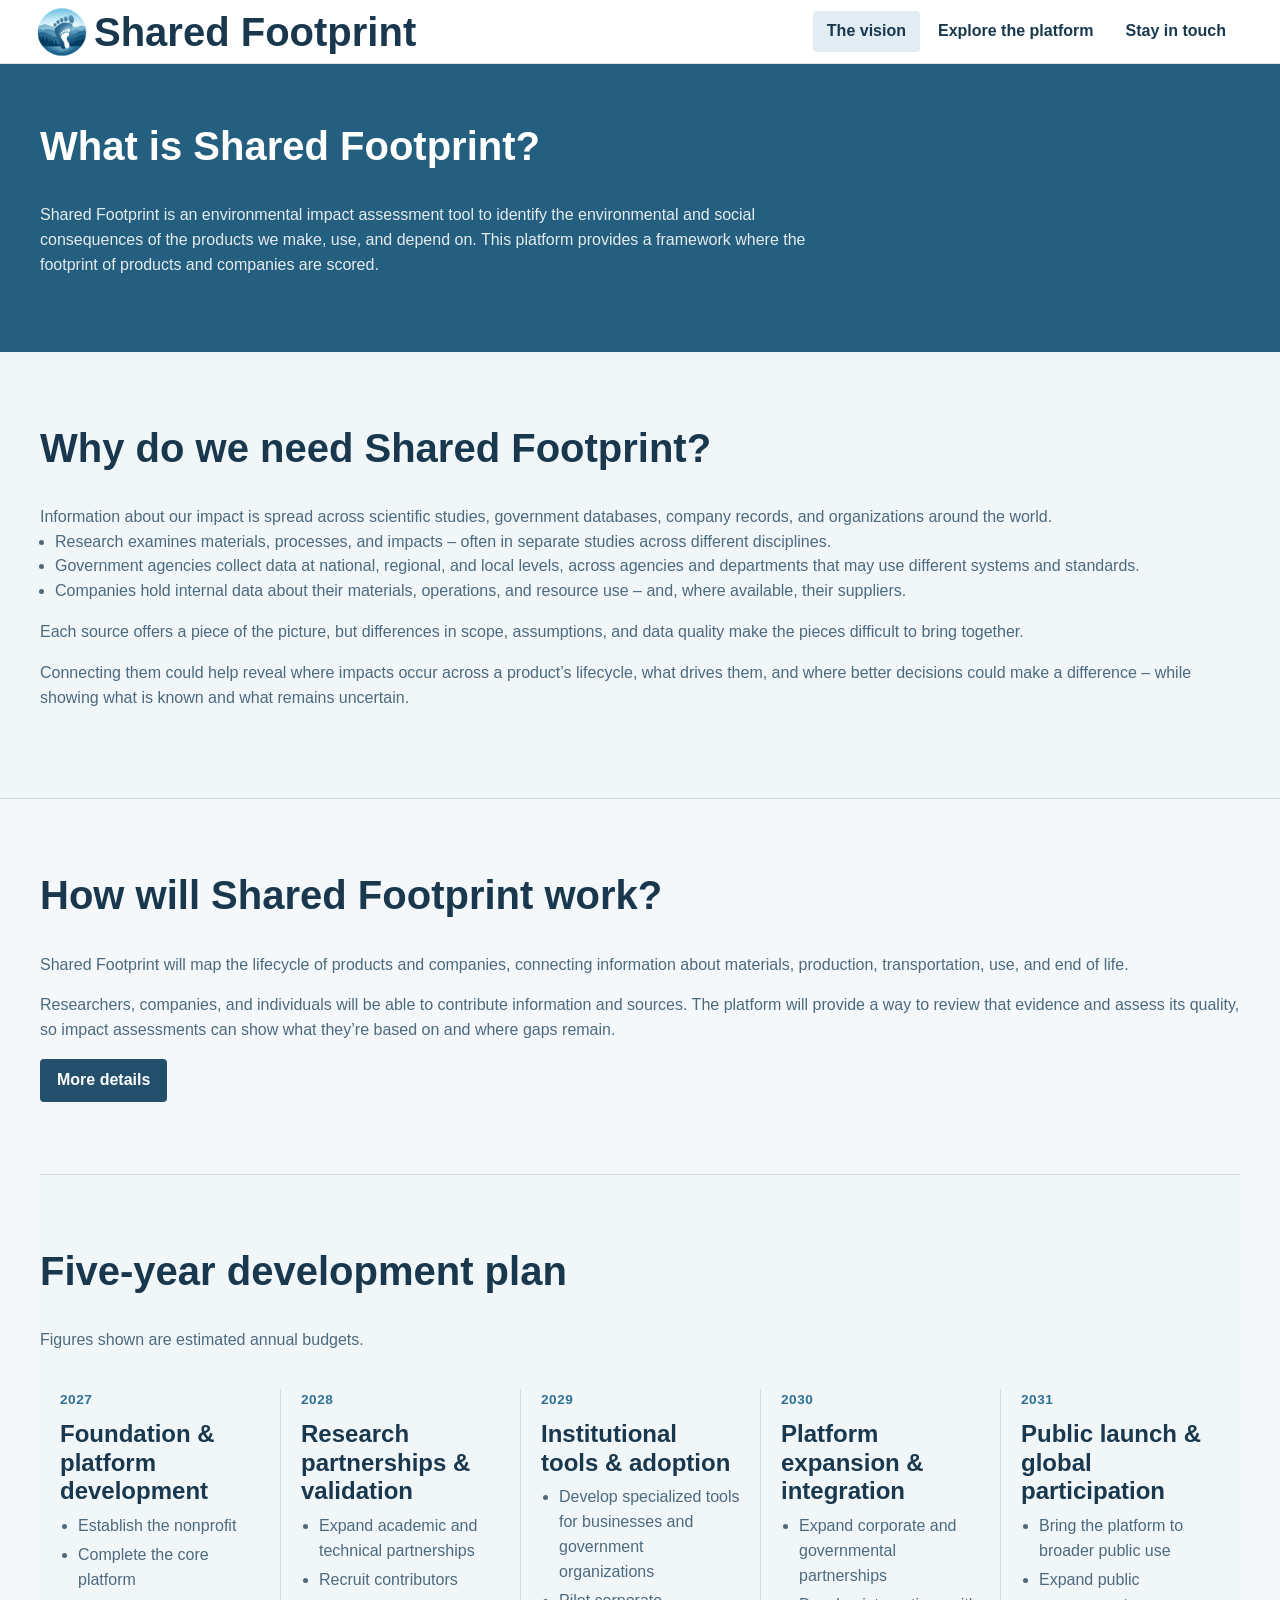
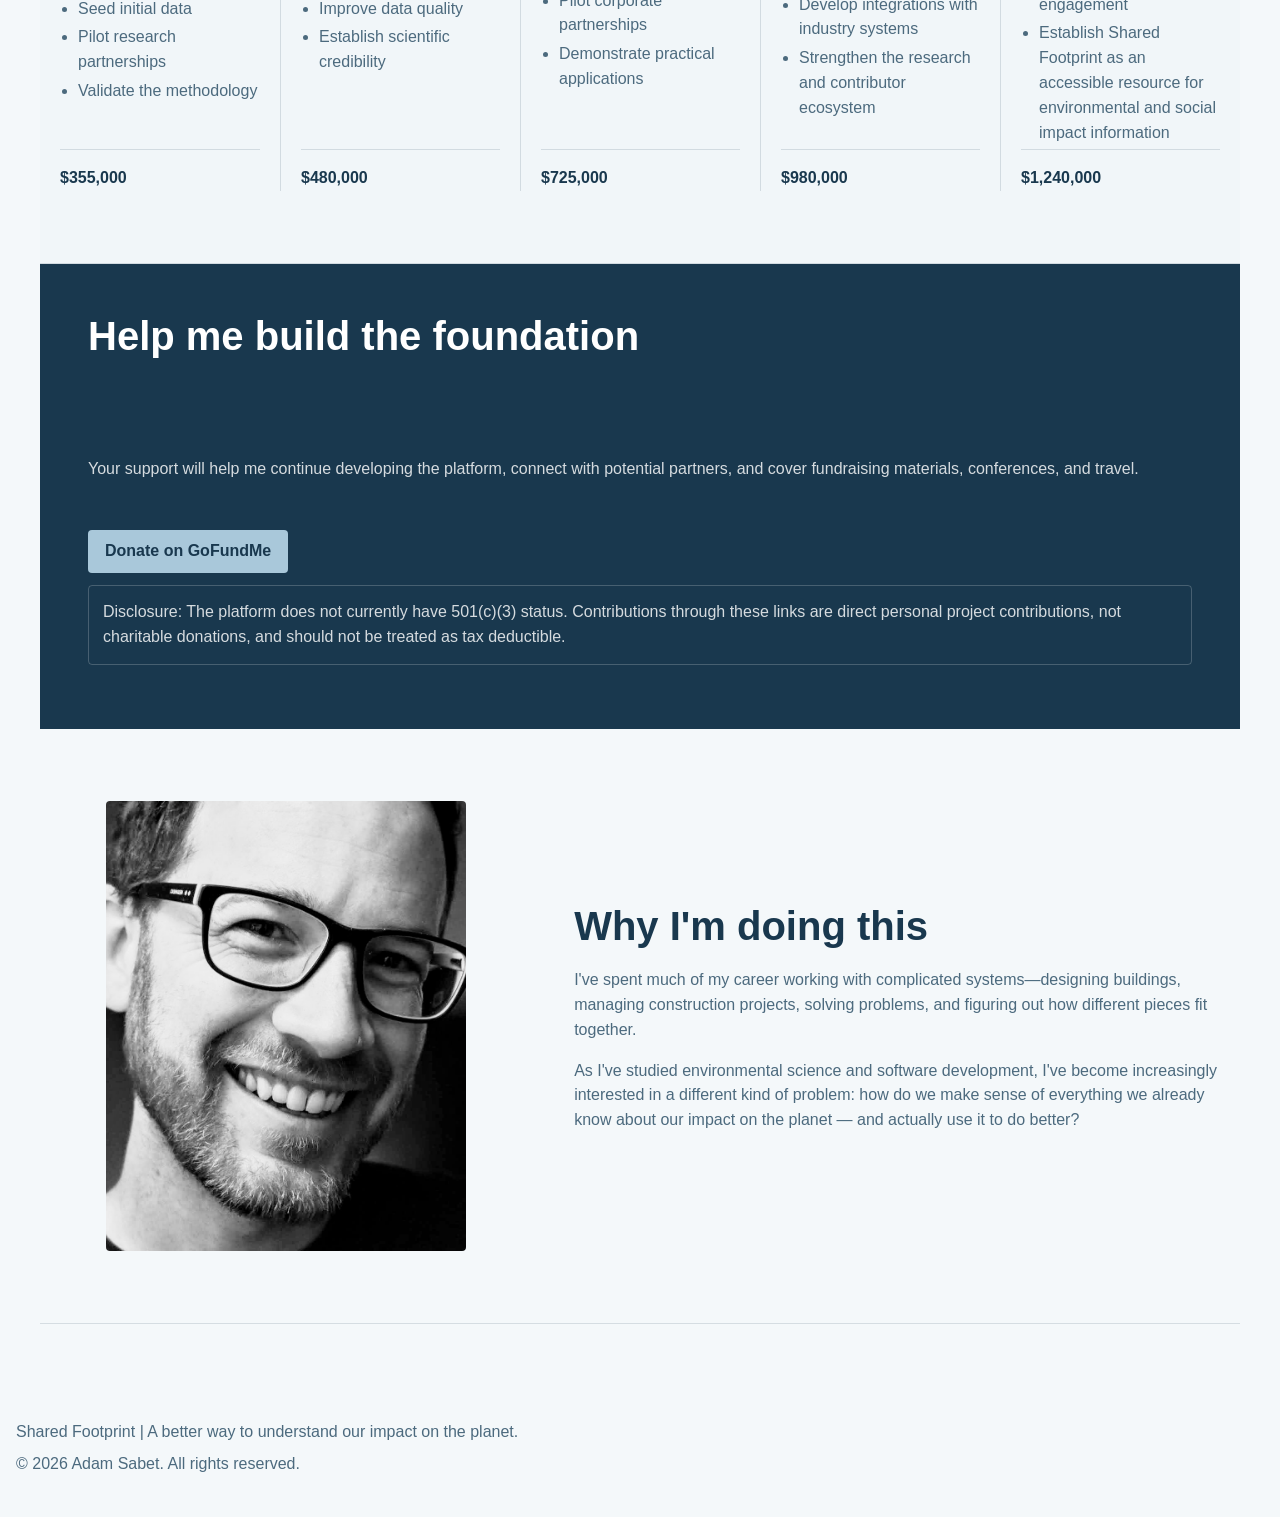
<file: index.html>
<!doctype html>
<html lang="en">
  <head>
    <meta charset="utf-8" />
    <meta name="viewport" content="width=device-width, initial-scale=1" />
    <meta
      name="description"
      content="A better way to understand our impact on the planet. Support an open, transparent platform for tracing products back to their real environmental and social consequences."
    />
    <meta
      property="og:title"
      content="Shared Footprint | A better way to understand our impact"
    />
    <meta
      property="og:description"
      content="An open, transparent platform for understanding the environmental and social consequences of the things we make, use, and depend on."
    />
    <meta
      property="og:image"
      content="https://ajrsabet.github.io/terra-score-public-site/assets/images/Terrascore%20about%201200x627.png"
    />
    <meta property="og:image:width" content="1200" />
    <meta property="og:image:height" content="627" />
    <meta property="og:type" content="website" />
    <meta
      property="og:url"
      content="https://ajrsabet.github.io/terra-score-public-site/index.html"
    />
    <meta name="twitter:card" content="summary_large_image" />
    <meta
      name="twitter:title"
      content="Shared Footprint | A better way to understand our impact"
    />
    <meta
      name="twitter:description"
      content="An open, transparent platform for understanding the environmental and social consequences of the things we make, use, and depend on."
    />
    <meta
      name="twitter:image"
      content="https://ajrsabet.github.io/terra-score-public-site/assets/images/Terrascore%20about%201600x900.png"
    />
    <title>Shared Footprint | A better way to understand our impact</title>
    <link rel="stylesheet" href="assets/css/styles.css" />
  </head>
  <body data-page="about">
    <header class="navbar">
      <a class="brand" href="index.html">
        <img
          class="brand-logo"
          src="assets/images/Shared Footprint Logo v1 image only.png"
          alt=""
        />
        <span>Shared Footprint</span>
      </a>
      <button
        class="mobile-menu"
        type="button"
        aria-expanded="false"
        aria-controls="site-nav"
      >
        Menu
      </button>
      <nav id="site-nav" class="nav-links" aria-label="Primary navigation">
        <a href="index.html" data-nav="about">The vision</a>
        <div class="nav-group">
          <button
            class="nav-dropdown-trigger"
            type="button"
            data-nav="demo"
            aria-expanded="false"
            aria-controls="platform-demo-menu"
          >
            Explore the platform
          </button>
          <div id="platform-demo-menu" class="nav-dropdown">
            <a href="my-stuff.html" data-nav="my-stuff">My stuff</a>
            <a href="product.html" data-nav="product">Product demo</a>
            <a href="comparison.html" data-nav="comparison">Comparison demo</a>
            <a href="research.html" data-nav="research">Research demo</a>
          </div>
        </div>
        <a href="stay-in-touch.html" data-nav="stay-in-touch">Stay in touch</a>
      </nav>
    </header>

    <main class="app-shell">
      <!-- 1. Hero: answer "what is this and why should I care" in 5-10 seconds -->
      <section class="hero-panel home-hero home-hero-text">
        <div class="hero-copy">
          <h2>What is Shared Footprint?</h2>
          <!-- <h2>A better way to understand our impact on the planet.</h2> -->
          <p class="lead">
            Shared Footprint is an environmental impact assessment tool to
            identify the environmental and social consequences of the products
            we make, use, and depend on. This platform provides a framework
            where the footprint of products and companies are scored.
          </p>
        </div>
      </section>

      <!-- 2. The problem: why this needs to exist -->
      <section id="problem" class="section-block pale problem-section">
        <div class="section-heading">
          <h2>Why do we need Shared Footprint?</h2>
        </div>
        <p style="margin-bottom: 0">
          Information about our impact is spread across scientific studies,
          government databases, company records, and organizations around the
          world.
        </p>
        <ul style="padding-left: 15px; margin-left: 0; margin-top: 0">
          <li>
            Research examines materials, processes, and impacts
            – often in separate studies across different disciplines.
          </li>
          <li>
            Government agencies collect data at national,
            regional, and local levels, across agencies and departments that may
            use different systems and standards.
          </li>
          <li>
            Companies hold internal data about their materials,
            operations, and resource use – and, where available, their suppliers.
          </li>
        </ul>
        <p>
          Each source offers a piece of the picture, but differences in scope,
          assumptions, and data quality make the pieces difficult to bring
          together.
        </p>
        <p>
          Connecting them could help reveal where impacts occur across a product’s
          lifecycle, what drives them, and where better decisions could make a
          difference – while showing what is known and what remains uncertain.
        </p>
      </section>

      <!-- 3. The big idea: what is actually being built, kept conceptual not technical -->
      <section class="section-block big-idea-section">
        <div>
          <h2>How will Shared Footprint work?</h2>
        </div>
        <div>
          <p class="lead">
            Shared Footprint will map the lifecycle of products and companies,
            connecting information about materials, production, transportation,
            use, and end of life.
          </p>
          <p>
            Researchers, companies, and individuals will be able to contribute
            information and sources. The platform will provide a way to review
            that evidence and assess its quality, so impact assessments can show
            what they’re based on and where gaps remain.
          </p>
          <a class="button contained" href="how-it-works.html">More details</a>
        </div>
      </section>

      <!-- 6. Path forward: shows a credible plan, not just a big ask -->
      <section class="section-block roadmap-section">
        <div class="section-heading">
          <h2>Five-year development plan</h2>
          <p>Figures shown are estimated annual budgets.</p>
        </div>
        <div class="roadmap-steps">
          <article class="roadmap-step">
            <span class="roadmap-index">2027</span>
            <h3>Foundation &amp; platform development</h3>
            <ul>
              <li>Establish the nonprofit</li>
              <li>Complete the core platform</li>
              <li>Seed initial data</li>
              <li>Pilot research partnerships</li>
              <li>Validate the methodology</li>
            </ul>
            <p class="roadmap-budget">$355,000</p>
          </article>
          <article class="roadmap-step">
            <span class="roadmap-index">2028</span>
            <h3>Research partnerships &amp; validation</h3>
            <ul>
              <li>Expand academic and technical partnerships</li>
              <li>Recruit contributors</li>
              <li>Improve data quality</li>
              <li>Establish scientific credibility</li>
            </ul>
            <p class="roadmap-budget">$480,000</p>
          </article>
          <article class="roadmap-step">
            <span class="roadmap-index">2029</span>
            <h3>Institutional tools &amp; adoption</h3>
            <ul>
              <li>
                Develop specialized tools for businesses and government
                organizations
              </li>
              <li>Pilot corporate partnerships</li>
              <li>Demonstrate practical applications</li>
            </ul>
            <p class="roadmap-budget">$725,000</p>
          </article>
          <article class="roadmap-step">
            <span class="roadmap-index">2030</span>
            <h3>Platform expansion &amp; integration</h3>
            <ul>
              <li>Expand corporate and governmental partnerships</li>
              <li>Develop integrations with industry systems</li>
              <li>Strengthen the research and contributor ecosystem</li>
            </ul>
            <p class="roadmap-budget">$980,000</p>
          </article>
          <article class="roadmap-step">
            <span class="roadmap-index">2031</span>
            <h3>Public launch &amp; global participation</h3>
            <ul>
              <li>Bring the platform to broader public use</li>
              <li>Expand public engagement</li>
              <li>
                Establish Shared Footprint as an accessible resource for
                environmental and social impact information
              </li>
            </ul>
            <p class="roadmap-budget">$1,240,000</p>
          </article>
        </div>
      </section>

      <!-- 7 + funding mechanics: first fundraising goal -->
      <section id="support" class="support-band">
        <div class="section-heading">
          <h2>Help me build the foundation</h2>
        </div>
        <div>
          <p>
            Your support will help me continue developing the platform, connect
            with potential partners, and cover fundraising materials,
            conferences, and travel.
          </p>
        </div>
        <div>
          <div
            class="gfm-embed"
            data-url="https://www.gofundme.com/f/help-build-the-future-of-environmental-impact-research/widget/medium?attribution_id=sl%3Aa9a9b38c-a22a-42bc-9dc0-5612a9fe35e0"
          ></div>
          <script
            defer
            src="https://www.gofundme.com/static/js/embed.js"
          ></script>
          <div id="gfm-fallback">
            <a
              class="button contained gold"
              href="https://www.gofundme.com/f/help-build-the-future-of-environmental-impact-research"
              data-goatcounter-click="gofundme-donate-click"
              data-goatcounter-title="GoFundMe donation link click"
              >Donate on GoFundMe</a
            >
          </div>
          <p class="disclosure">
            Disclosure: The platform does not currently have 501(c)(3) status.
            Contributions through these links are direct personal project
            contributions, not charitable donations, and should not be treated
            as tax deductible.
          </p>
        </div>
      </section>

      <!-- 8. Personal story: makes the project personal without making it only about you -->
      <section class="section-block story-section">
        <img
          class="story-photo"
          src="assets/images/Founder photo Adam Sabet.JPG"
          alt="Adam Sabet, founder of the platform"
        />
        <div class="story-copy">
          <h2>Why I'm doing this</h2>
          <p>
            I've spent much of my career working with complicated
            systems—designing buildings, managing construction projects, solving
            problems, and figuring out how different pieces fit together.
          </p>
          <p>
            As I've studied environmental science and software development, I've
            become increasingly interested in a different kind of problem: how
            do we make sense of everything we already know about our impact on
            the planet — and actually use it to do better?
          </p>
        </div>
      </section>
    </main>

    <footer class="footer">
      Shared Footprint | A better way to understand our impact on the planet.
      <p class="copyright">© 2026 Adam Sabet. All rights reserved.</p>
    </footer>
    <script src="assets/js/app.js"></script>
    <script
      data-goatcounter="https://adamsabet.goatcounter.com/count"
      async
      src="https://gc.zgo.at/count.js"
    ></script>
  </body>
</html>
</file>
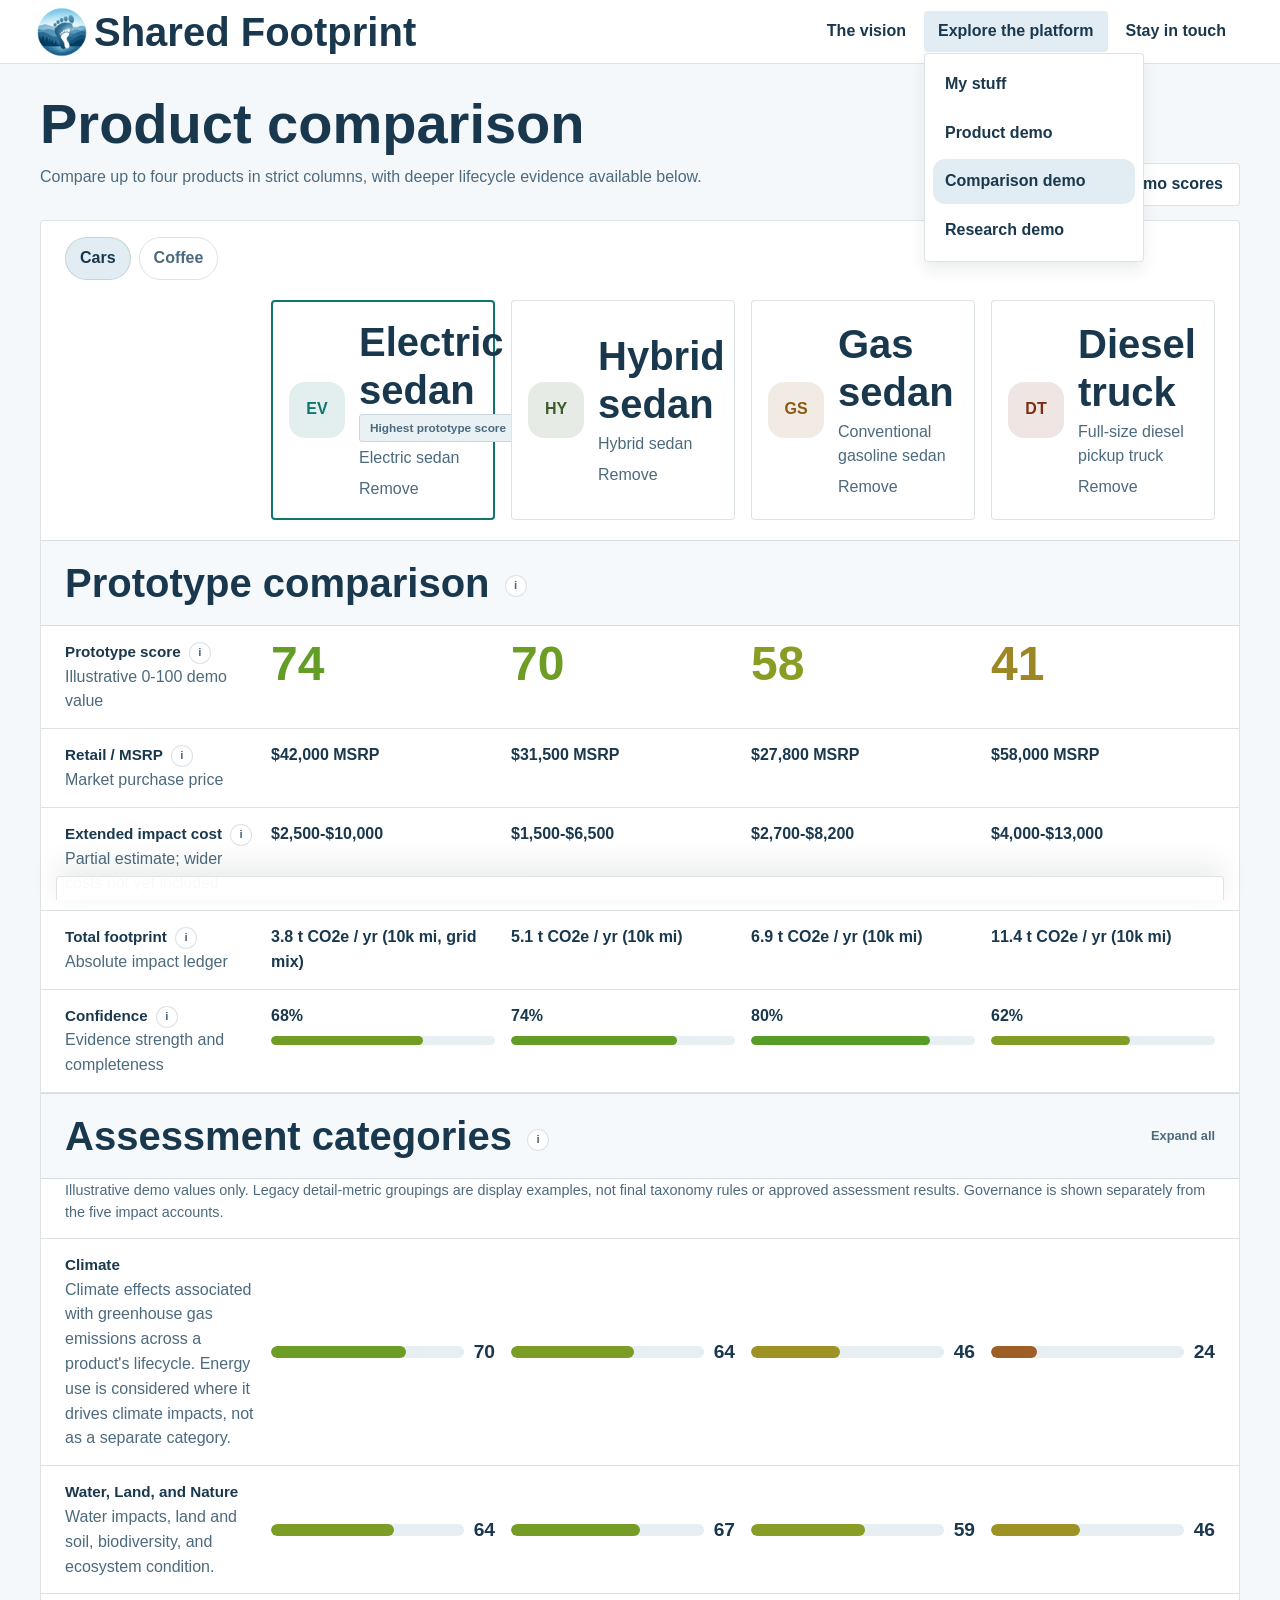
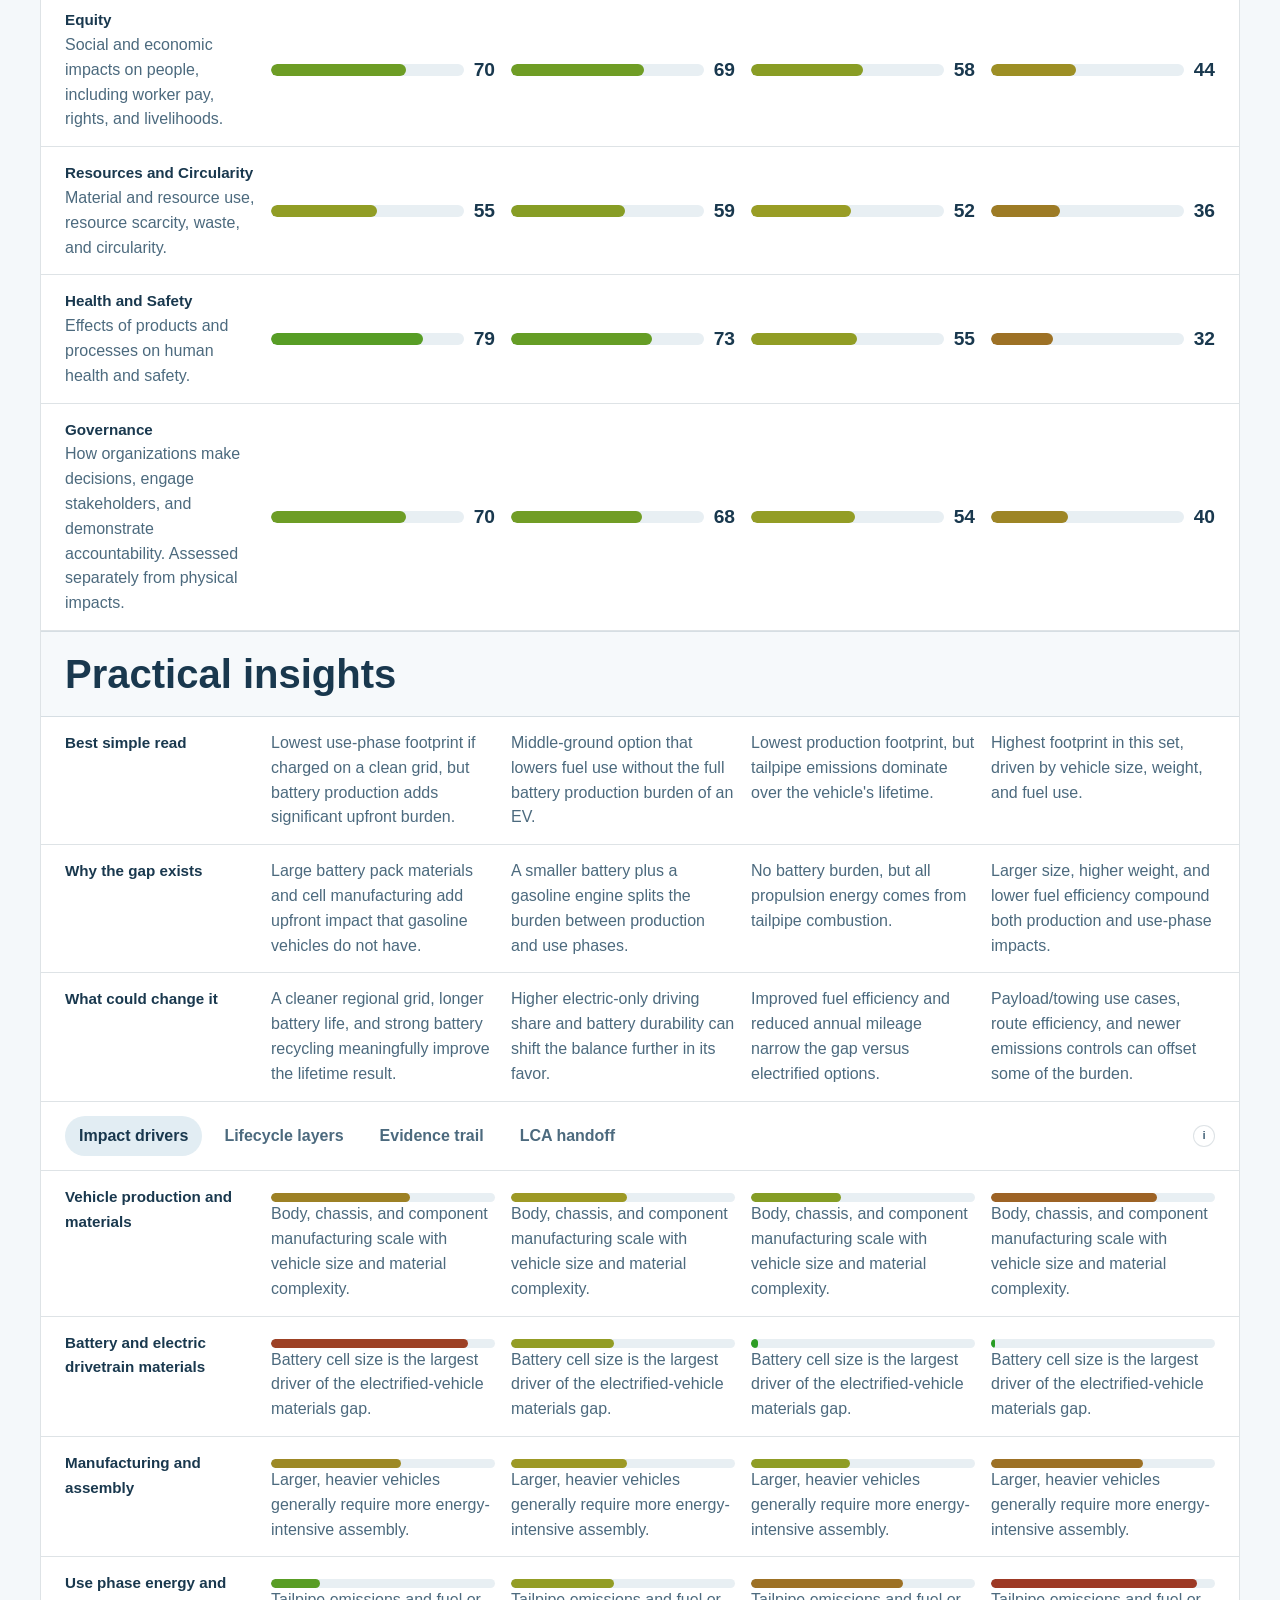
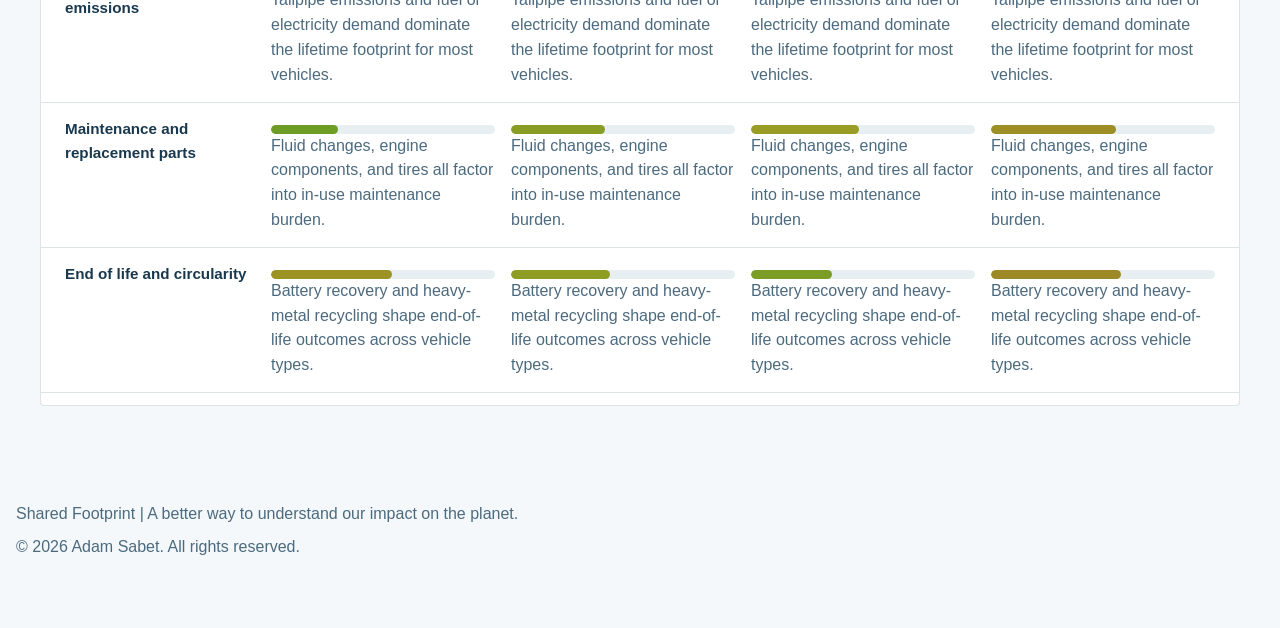
<file: comparison.html>
<!doctype html>
<html lang="en">
  <head>
    <meta charset="utf-8" />
    <meta name="viewport" content="width=device-width, initial-scale=1" />
    <title>Shared Footprint | Product comparison</title>
    <link rel="stylesheet" href="assets/css/styles.css" />
  </head>
  <body data-page="comparison">
    <header class="navbar">
      <a class="brand" href="index.html">
        <img
          class="brand-logo"
          src="assets/images/Shared Footprint Logo v1 image only.png"
          alt=""
        />
        <span>Shared Footprint</span>
      </a>
      <button
        class="mobile-menu"
        type="button"
        aria-expanded="false"
        aria-controls="site-nav"
      >
        Menu
      </button>
      <nav id="site-nav" class="nav-links" aria-label="Primary navigation">
        <a href="index.html" data-nav="about">The vision</a>
        <div class="nav-group">
          <button
            class="nav-dropdown-trigger"
            type="button"
            data-nav="demo"
            aria-expanded="false"
            aria-controls="platform-demo-menu"
          >
            Explore the platform
          </button>
          <div id="platform-demo-menu" class="nav-dropdown">
            <a href="my-stuff.html" data-nav="my-stuff">My stuff</a>
            <a href="product.html" data-nav="product">Product demo</a>
            <a href="comparison.html" data-nav="comparison">Comparison demo</a>
            <a href="research.html" data-nav="research">Research demo</a>
          </div>
        </div>
        <a href="stay-in-touch.html" data-nav="stay-in-touch">Stay in touch</a>
      </nav>
    </header>
    <main class="app-shell comparison-shell">
      <div class="comparison-title">
        <div>
          <h1>Product comparison</h1>
          <p>
            Compare up to four products in strict columns, with
            deeper lifecycle evidence available below.
          </p>
        </div>
        <button class="button outlined lifecycle-explainer-trigger" type="button" id="lifecycle-explainer-trigger">
          About these demo scores
        </button>
      </div>
      <section id="comparison-view" class="comparison-card"></section>
    </main>
    <footer class="footer">
      Shared Footprint | A better way to understand our impact on the planet.
      <p class="copyright">© 2026 Adam Sabet. All rights reserved.</p>
    </footer>
    <dialog id="lifecycle-dialog" class="info-dialog lifecycle-dialog">
      <button class="dialog-close" type="button" aria-label="Close">x</button>
      <p class="caption uppercase">Prototype score explanation</p>
      <h2>How scores are shown in this prototype</h2>
      <p>The numbers on this page are illustrative demo values, not evidence-backed product assessments or outputs of an approved scoring model. The six assessment roots organize the category display; legacy detail-metric groupings are examples for this interface, not final taxonomy rules.</p>
      <div class="lifecycle-modal-grid">
        <article><span>1</span><div><strong>Raw materials</strong><p>Extraction and processing of materials, energy, water, and other inputs.</p></div></article>
        <article><span>2</span><div><strong>Manufacturing</strong><p>Production, assembly, packaging, and process-specific evidence.</p></div></article>
        <article><span>3</span><div><strong>Use</strong><p>Energy, maintenance, service life, and real-world usage assumptions.</p></div></article>
        <article><span>4</span><div><strong>End of life</strong><p>Reuse, repair, recycling, recovery, disposal, and remaining uncertainty.</p></div></article>
      </div>
      <div class="lifecycle-score-note"><strong>Six assessment roots</strong><p>Climate; Water, Land, and Nature; Equity; Resources and Circularity; Health and Safety; and Governance. Governance is independent of the five impact accounts and is not combined with physical impacts. A future combined score will require an applicable approved model.</p></div>
      <a class="button contained" href="research.html">Dive deeper in research</a>
    </dialog>
    <dialog id="info-dialog" class="info-dialog">
      <button class="dialog-close" type="button" aria-label="Close">x</button>
      <h2 id="dialog-title"></h2>
      <p id="dialog-text"></p>
    </dialog>
    <div id="comparison-sticky-scroll" class="sticky-x-scroll" aria-hidden="true">
      <div class="sticky-x-scroll-spacer"></div>
    </div>
    <script src="assets/js/app.js"></script>
    <script data-goatcounter="https://adamsabet.goatcounter.com/count" async src="https://gc.zgo.at/count.js"></script>
  </body>
</html>
</file>
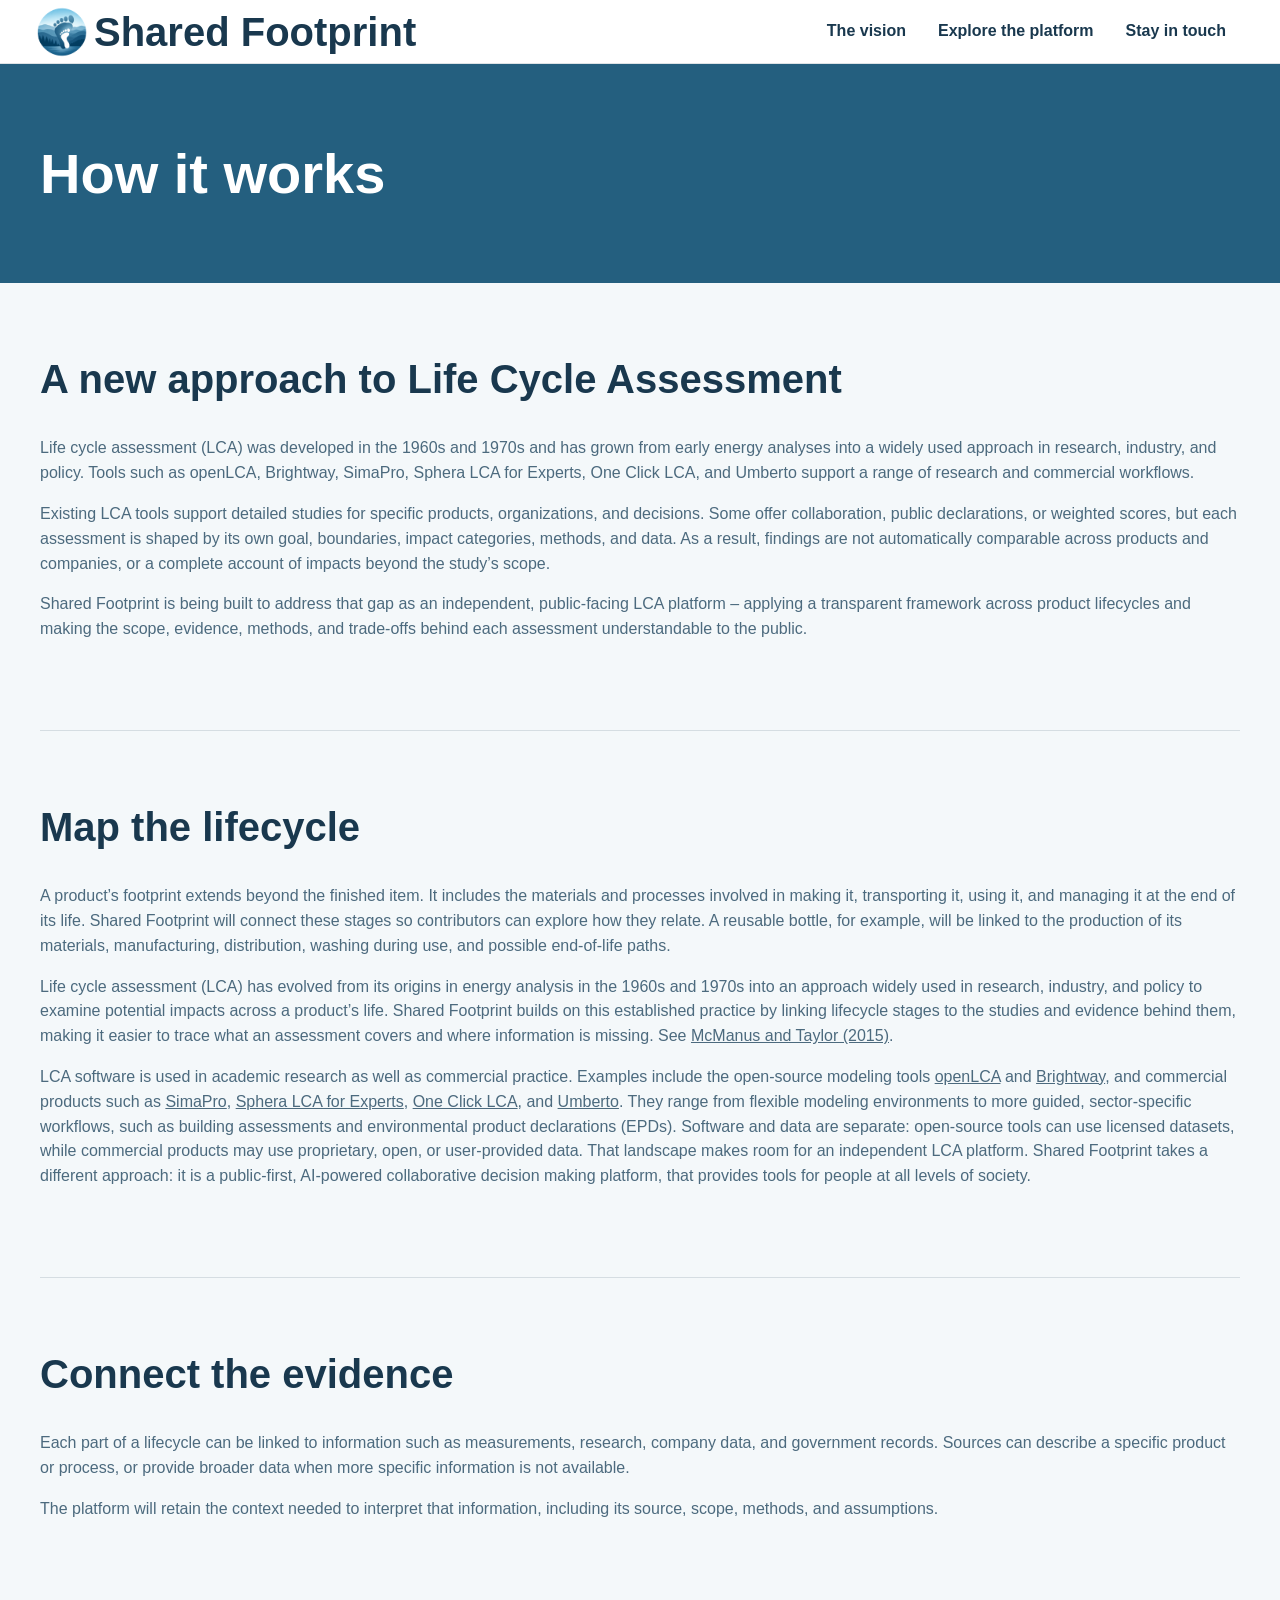
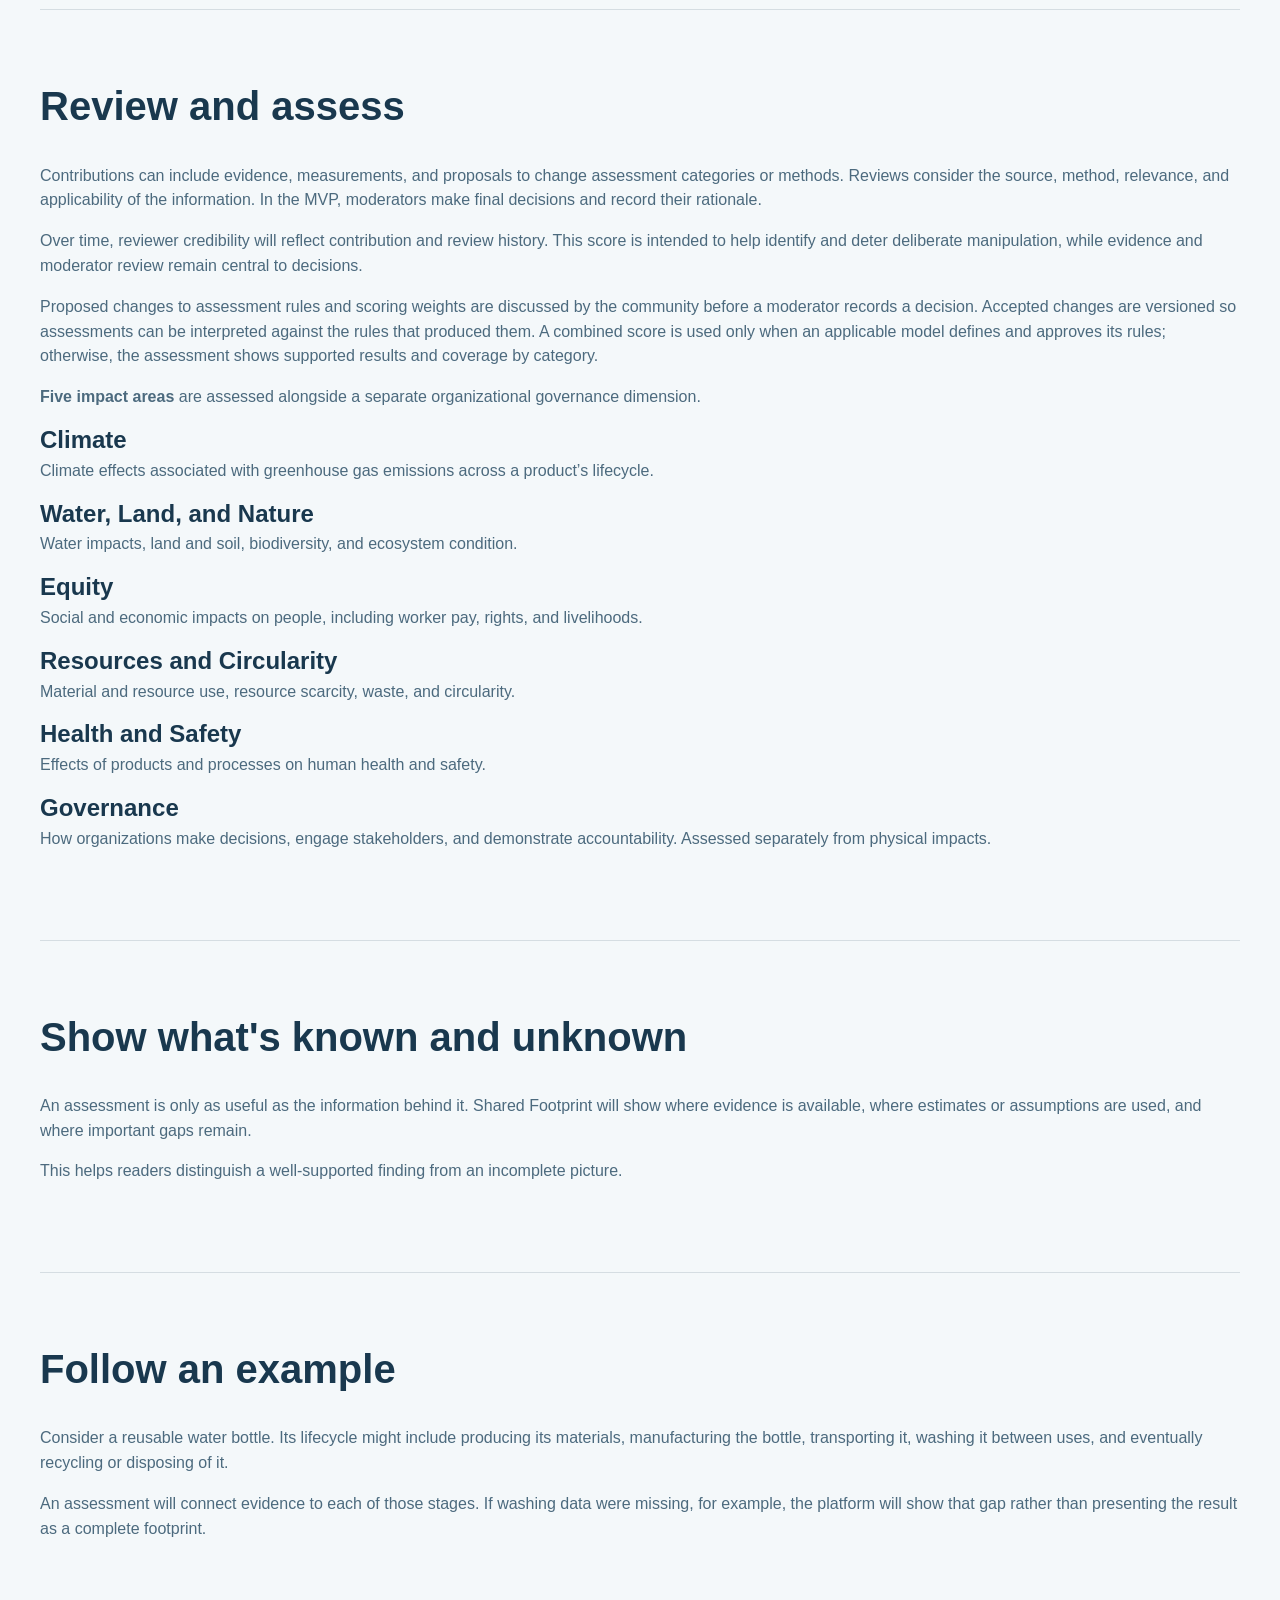
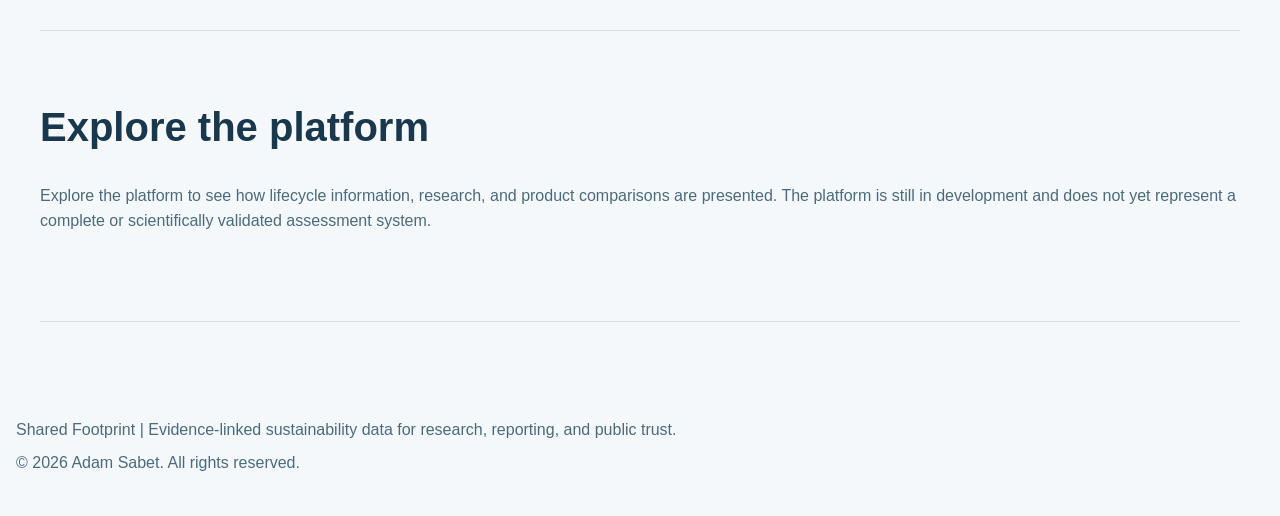
<file: how-it-works.html>
<!doctype html>
<html lang="en">
  <head>
    <meta charset="utf-8" />
    <meta name="viewport" content="width=device-width, initial-scale=1" />
    <meta
      name="description"
      content="Explore how Shared Footprint connects lifecycle information and evidence to impact assessments."
    />
    <title>Shared Footprint | How it works</title>
    <link rel="stylesheet" href="assets/css/styles.css" />
  </head>
  <body data-page="how-it-works">
    <header class="navbar">
      <a class="brand" href="index.html">
        <img
          class="brand-logo"
          src="assets/images/Shared Footprint Logo v1 image only.png"
          alt=""
        />
        <span>Shared Footprint</span>
      </a>
      <button
        class="mobile-menu"
        type="button"
        aria-expanded="false"
        aria-controls="site-nav"
      >
        Menu
      </button>
      <nav id="site-nav" class="nav-links" aria-label="Primary navigation">
        <a href="index.html" data-nav="about">The vision</a>
        <div class="nav-group">
          <button
            class="nav-dropdown-trigger"
            type="button"
            data-nav="demo"
            aria-expanded="false"
            aria-controls="platform-demo-menu"
          >
            Explore the platform
          </button>
          <div id="platform-demo-menu" class="nav-dropdown">
            <a href="my-stuff.html" data-nav="my-stuff">My stuff</a>
            <a href="product.html" data-nav="product">Product demo</a>
            <a href="comparison.html" data-nav="comparison">Comparison demo</a>
            <a href="research.html" data-nav="research">Research demo</a>
          </div>
        </div>
        <a href="stay-in-touch.html" data-nav="stay-in-touch">Stay in touch</a>
      </nav>
    </header>

    <main class="app-shell">
      <section class="hero-panel home-hero home-hero-text">
        <div class="hero-copy">
          <h1>How it works</h1>
          <!-- <p class="lead">
            Shared Footprint is being built as an independent, public-interest
            life cycle assessment (LCA) platform. It brings lifecycle mapping,
            evidence review, and impact assessment into one system – applying a
            transparent framework to available evidence and showing how each
            stage contributes to the result.
          </p>
          <p class="lead">
            The aim is more than a score: readers should be able to understand
            what an assessment covers, what evidence and assumptions inform it,
            and where uncertainty or gaps remain.
          </p> -->
        </div>
      </section>

      <section class="section-block">
        <h2>A new approach to Life Cycle Assessment</h2>
        <p class="lead">
          Life cycle assessment (LCA) was developed in the 1960s and 1970s and 
          has grown from early energy analyses into
          a widely used approach in research, industry, and policy. Tools such
          as openLCA, Brightway, SimaPro, Sphera LCA for Experts, One Click LCA,
          and Umberto support a range of research and commercial workflows.
        </p>
        <p>
          Existing LCA tools support detailed studies for specific products,
          organizations, and decisions. Some offer collaboration, public
          declarations, or weighted scores, but each assessment is shaped by its
          own goal, boundaries, impact categories, methods, and data. As a
          result, findings are not automatically comparable across products and
          companies, or a complete account of impacts beyond the study’s scope.
        </p>
        <p>
          Shared Footprint is being built to address that gap as an independent,
          public-facing LCA platform – applying a transparent framework across
          product lifecycles and making the scope, evidence, methods, and
          trade-offs behind each assessment understandable to the public.
        </p>
      </section>

      <section class="section-block">
        <h2>Map the lifecycle</h2>
        <p>
          A product’s footprint extends beyond the finished item. It includes
          the materials and processes involved in making it, transporting it,
          using it, and managing it at the end of its life. Shared Footprint
          will connect these stages so contributors can explore how they relate.
          A reusable bottle, for example, will be linked to the production of
          its materials, manufacturing, distribution, washing during use, and
          possible end-of-life paths.
        </p>
        <p>
          Life cycle assessment (LCA) has evolved from its origins in energy
          analysis in the 1960s and 1970s into an approach widely used in
          research, industry, and policy to examine potential impacts across a
          product’s life. Shared Footprint builds on this established practice
          by linking lifecycle stages to the studies and evidence behind them,
          making it easier to trace what an assessment covers and where
          information is missing. See
          <a href="https://pmc.ncbi.nlm.nih.gov/articles/PMC4643755/"
            >McManus and Taylor (2015)</a
          >.
        </p>
        <p>
          LCA software is used in academic research as well as commercial
          practice. Examples include the open-source modeling tools
          <a href="https://www.openlca.org/">openLCA</a> and
          <a href="https://docs.brightway.dev/en/latest/">Brightway</a>, and
          commercial products such as
          <a href="https://simapro.com/">SimaPro</a>,
          <a
            href="https://sphera.com/solutions/product-stewardship/life-cycle-assessment-software-and-data/lca-for-experts/"
            >Sphera LCA for Experts</a
          >, <a href="https://oneclicklca.com/">One Click LCA</a>, and
          <a href="https://www.ipoint-systems.com/software/umberto/">Umberto</a
          >. They range from flexible modeling environments to more guided,
          sector-specific workflows, such as building assessments and
          environmental product declarations (EPDs). Software and data are
          separate: open-source tools can use licensed datasets, while
          commercial products may use proprietary, open, or user-provided data.
          That landscape makes room for an independent LCA platform. Shared
          Footprint takes a different approach: it is a public-first, AI-powered
          collaborative decision making platform, that provides tools for people
          at all levels of society.
        </p>
      </section>

      <section class="section-block">
        <h2>Connect the evidence</h2>
        <p>
          Each part of a lifecycle can be linked to information such as
          measurements, research, company data, and government records. Sources
          can describe a specific product or process, or provide broader data
          when more specific information is not available.
        </p>
        <p>
          The platform will retain the context needed to interpret that
          information, including its source, scope, methods, and assumptions.
        </p>
      </section>

      <section class="section-block">
        <h2>Review and assess</h2>
        <p>
          Contributions can include evidence, measurements, and proposals to
          change assessment categories or methods. Reviews consider the source,
          method, relevance, and applicability of the information. In the MVP,
          moderators make final decisions and record their rationale.
        </p>
        <p>
          Over time, reviewer credibility will reflect contribution and review
          history. This score is intended to help identify and deter deliberate
          manipulation, while evidence and moderator review remain central to
          decisions.
        </p>
        <p>
          Proposed changes to assessment rules and scoring weights are discussed
          by the community before a moderator records a decision. Accepted
          changes are versioned so assessments can be interpreted against the
          rules that produced them. A combined score is used only when an
          applicable model defines and approves its rules; otherwise, the
          assessment shows supported results and coverage by category.
        </p>
        <p>
          <strong>Five impact areas</strong> are assessed alongside a separate
          organizational governance dimension.
        </p>
        <h3>Climate</h3>
        <p>
          Climate effects associated with greenhouse gas emissions across a
          product’s lifecycle.
        </p>
        <h3>Water, Land, and Nature</h3>
        <p>
          Water impacts, land and soil, biodiversity, and ecosystem condition.
        </p>
        <h3>Equity</h3>
        <p>
          Social and economic impacts on people, including worker pay, rights,
          and livelihoods.
        </p>
        <h3>Resources and Circularity</h3>
        <p>
          Material and resource use, resource scarcity, waste, and circularity.
        </p>
        <h3>Health and Safety</h3>
        <p>
          Effects of products and processes on human health and safety.
        </p>
        <h3>Governance</h3>
        <p>
          How organizations make decisions, engage stakeholders, and demonstrate
          accountability. Assessed separately from physical impacts.
        </p>
      </section>

      <section class="section-block">
        <h2>Show what's known and unknown</h2>
        <p>
          An assessment is only as useful as the information behind it. Shared
          Footprint will show where evidence is available, where estimates or
          assumptions are used, and where important gaps remain.
        </p>
        <p>
          This helps readers distinguish a well-supported finding from an
          incomplete picture.
        </p>
      </section>

      <section class="section-block">
        <h2>Follow an example</h2>
        <p>
          Consider a reusable water bottle. Its lifecycle might include
          producing its materials, manufacturing the bottle, transporting it,
          washing it between uses, and eventually recycling or disposing of it.
        </p>
        <p>
          An assessment will connect evidence to each of those stages. If
          washing data were missing, for example, the platform will show that
          gap rather than presenting the result as a complete footprint.
        </p>
      </section>

      <section class="section-block">
        <h2>Explore the platform</h2>
        <p>
          Explore the platform to see how lifecycle information, research, and
          product comparisons are presented. The platform is still in
          development and does not yet represent a complete or scientifically
          validated assessment system.
        </p>
      </section>
    </main>

    <footer class="footer">
      Shared Footprint | Evidence-linked sustainability data for research,
      reporting, and public trust.
      <p class="copyright">© 2026 Adam Sabet. All rights reserved.</p>
    </footer>
    <script src="assets/js/app.js"></script>
    <script
      data-goatcounter="https://adamsabet.goatcounter.com/count"
      async
      src="https://gc.zgo.at/count.js"
    ></script>
  </body>
</html>
</file>
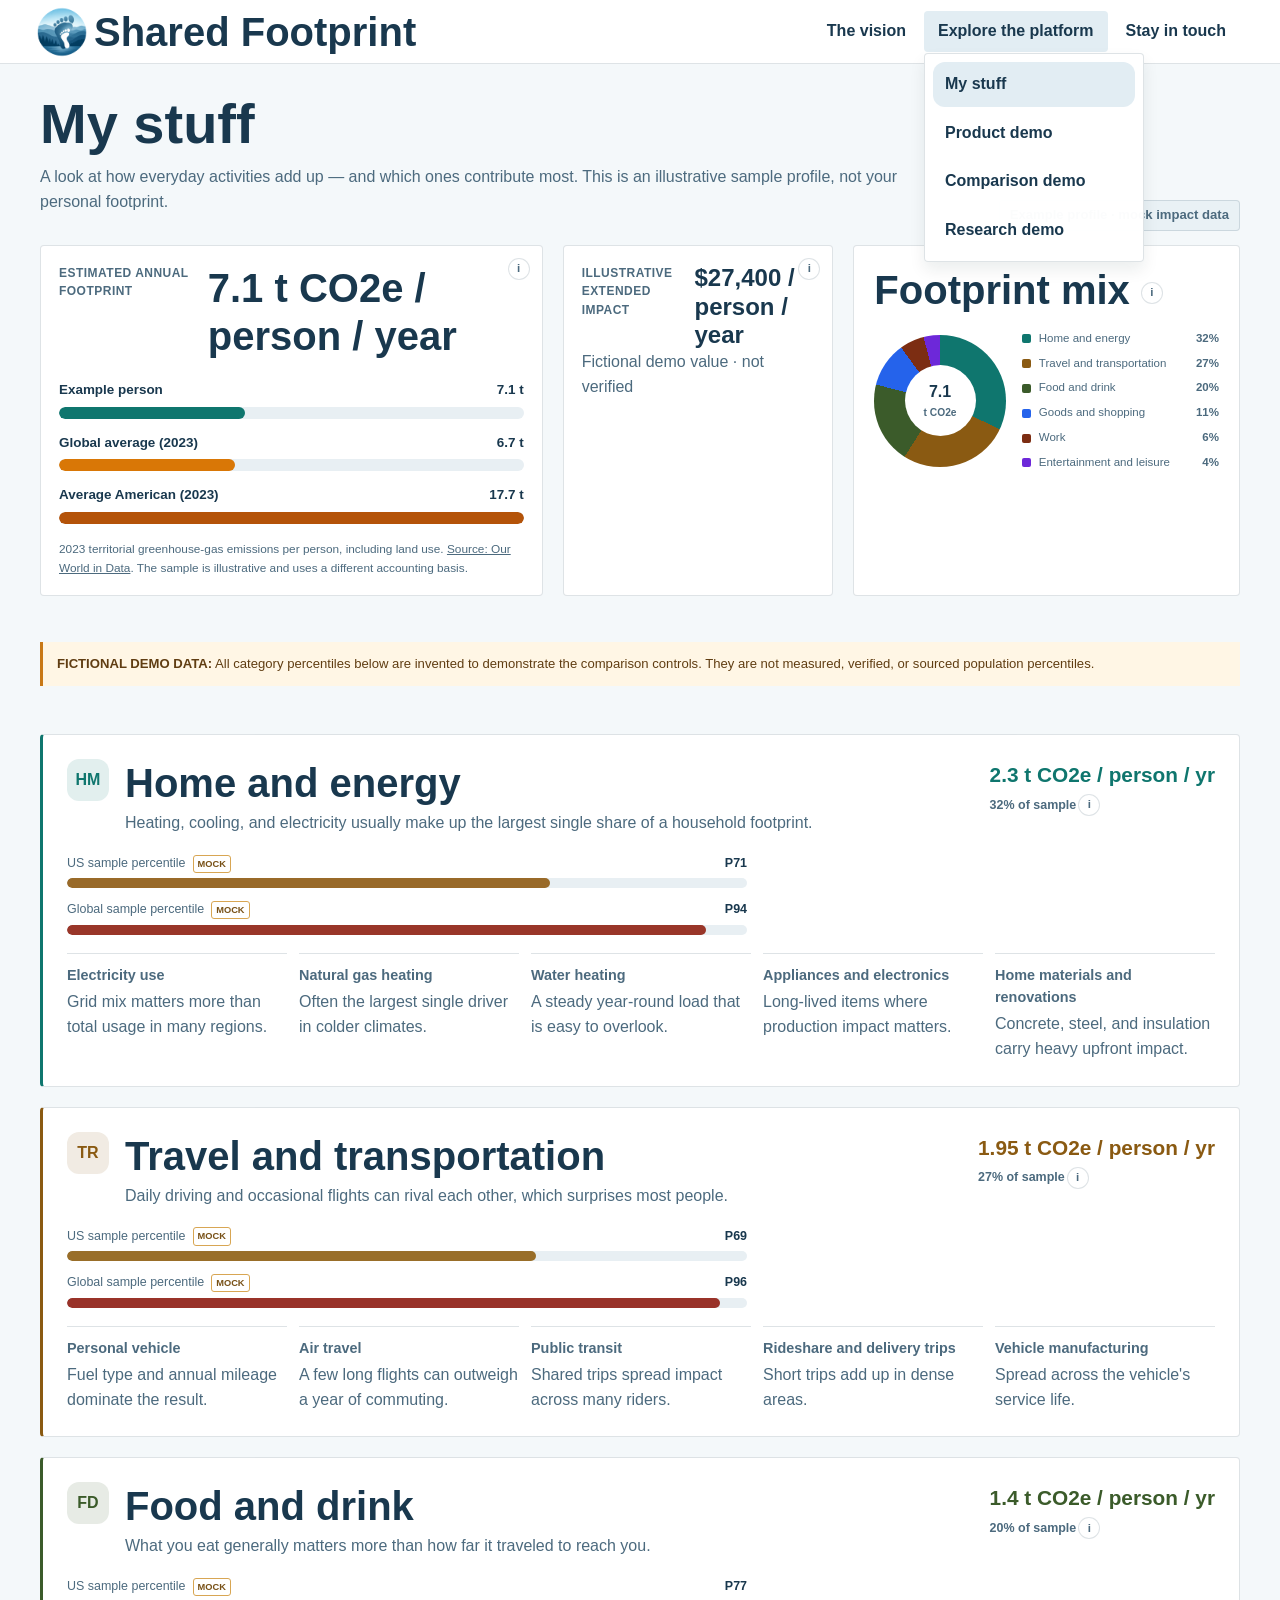
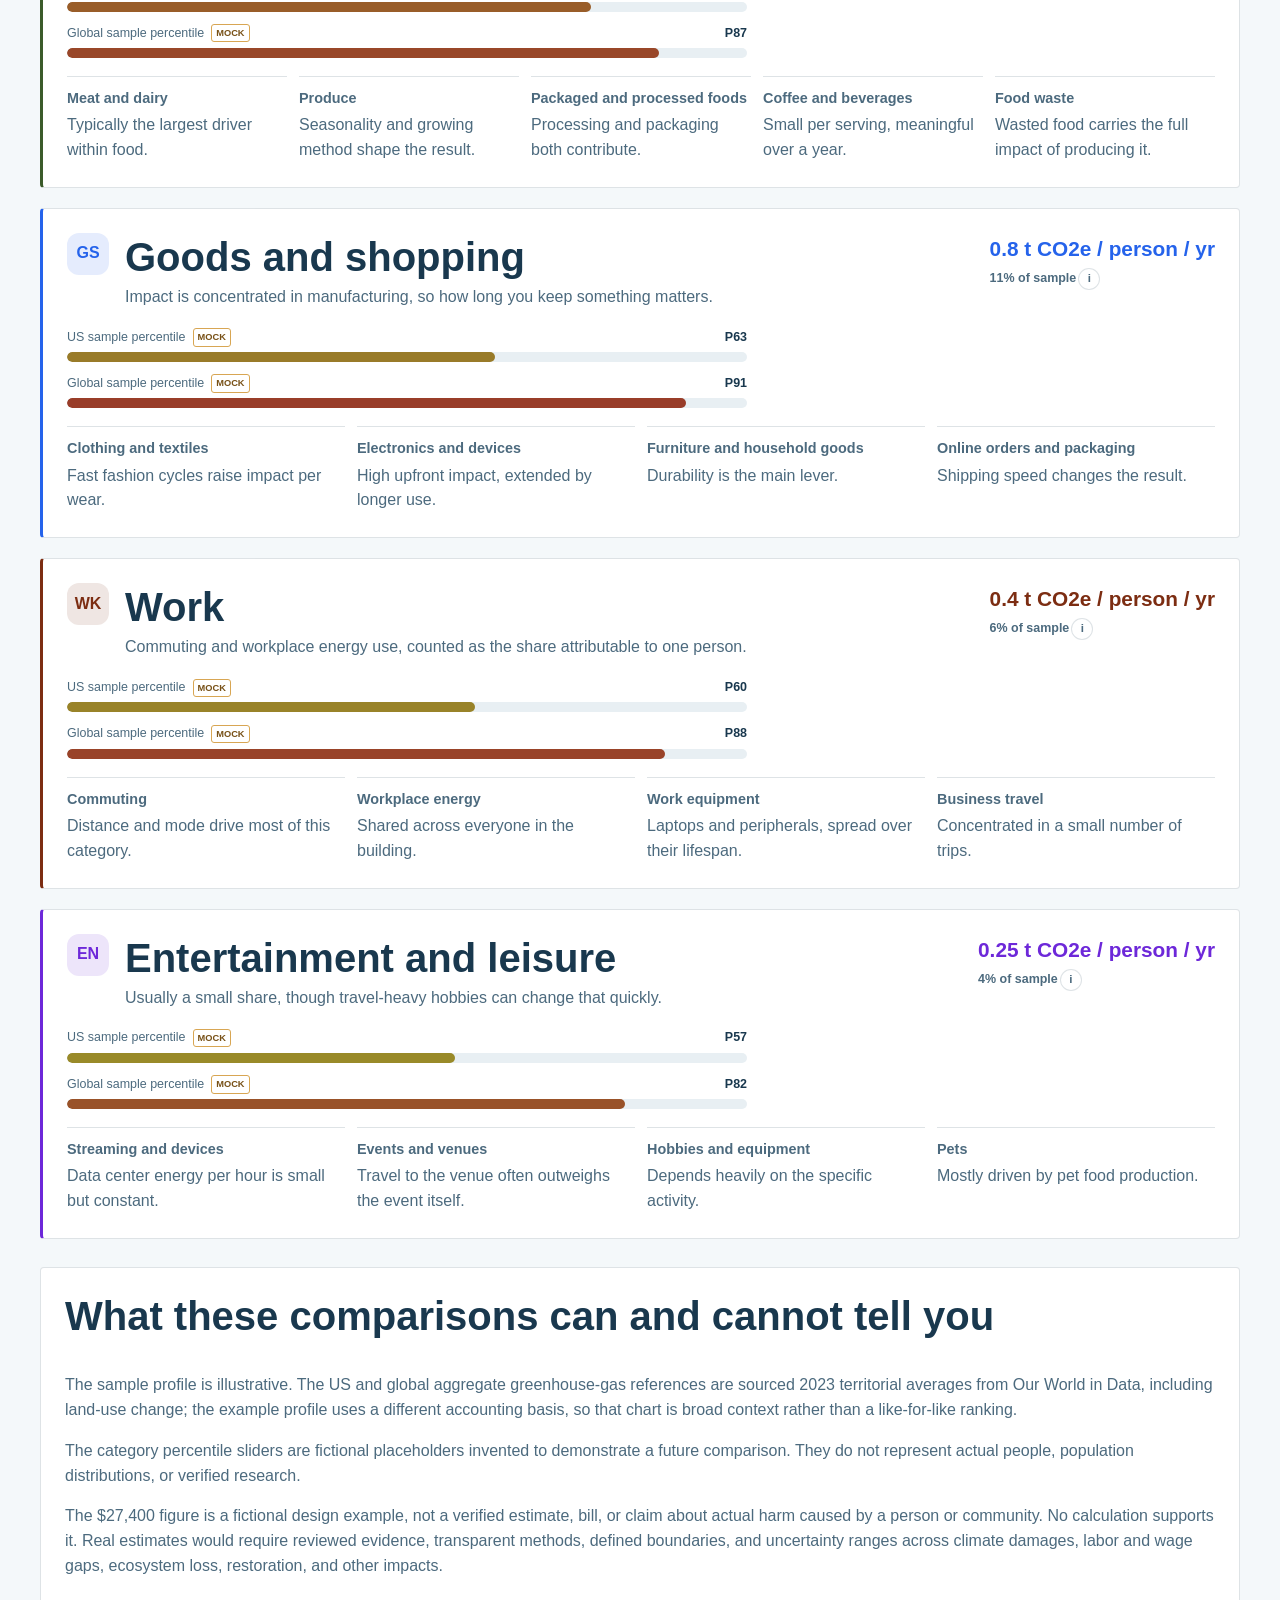
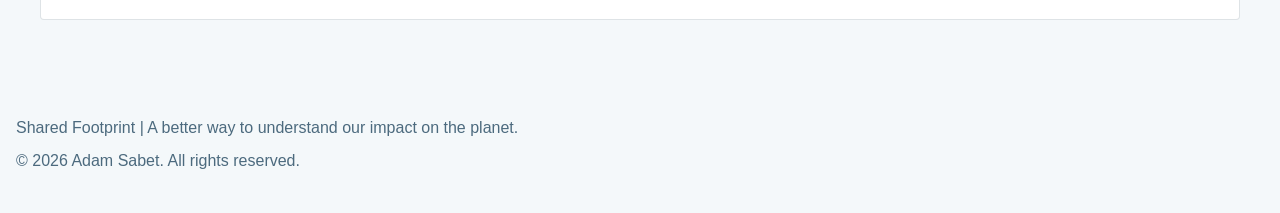
<file: my-stuff.html>
<!doctype html>
<html lang="en">
  <head>
    <meta charset="utf-8" />
    <meta name="viewport" content="width=device-width, initial-scale=1" />
    <meta
      name="description"
      content="See how the everyday parts of life — home, travel, food, goods, work, and leisure — add up, and where change matters most."
    />
    <title>Shared Footprint | My stuff</title>
    <link rel="stylesheet" href="assets/css/styles.css" />
  </head>
  <body data-page="my-stuff">
    <header class="navbar">
      <a class="brand" href="index.html">
        <img
          class="brand-logo"
          src="assets/images/Shared Footprint Logo v1 image only.png"
          alt=""
        />
        <span>Shared Footprint</span>
      </a>
      <button
        class="mobile-menu"
        type="button"
        aria-expanded="false"
        aria-controls="site-nav"
      >
        Menu
      </button>
      <nav id="site-nav" class="nav-links" aria-label="Primary navigation">
        <a href="index.html" data-nav="about">The vision</a>
        <div class="nav-group">
          <button
            class="nav-dropdown-trigger"
            type="button"
            data-nav="demo"
            aria-expanded="false"
            aria-controls="platform-demo-menu"
          >
            Explore the platform
          </button>
          <div id="platform-demo-menu" class="nav-dropdown">
            <a href="my-stuff.html" data-nav="my-stuff">My stuff</a>
            <a href="product.html" data-nav="product">Product demo</a>
            <a href="comparison.html" data-nav="comparison">Comparison demo</a>
            <a href="research.html" data-nav="research">Research demo</a>
          </div>
        </div>
        <a href="stay-in-touch.html" data-nav="stay-in-touch">Stay in touch</a>
      </nav>
    </header>

    <main class="app-shell">
      <div class="comparison-title">
        <div>
          <h1>My stuff</h1>
          <p>
            A look at how everyday activities add up — and which ones
            contribute most. This is an illustrative sample profile, not your
            personal footprint.
          </p>
        </div>
        <span class="chip">Example profile · mock impact data</span>
      </div>
      <section id="my-stuff-view" class="stack"></section>

      <section class="my-stuff-note paper-card">
        <h2>What these comparisons can and cannot tell you</h2>
        <p>
          The sample profile is illustrative. The US and global aggregate
          greenhouse-gas references are sourced 2023 territorial averages from
          Our World in Data, including land-use change; the example profile uses
          a different accounting basis, so that chart is broad context rather
          than a like-for-like ranking.
        </p>
        <p>
          The category percentile sliders are fictional placeholders invented
          to demonstrate a future comparison. They do not represent actual
          people, population distributions, or verified research.
        </p>
        <p>
          The $27,400 figure is a fictional design example, not a verified
          estimate, bill, or claim about actual harm caused by a person or
          community. No calculation supports it. Real estimates would require
          reviewed evidence, transparent methods, defined boundaries, and
          uncertainty ranges across climate damages, labor and wage gaps,
          ecosystem loss, restoration, and other impacts.
        </p>
      </section>
    </main>

    <footer class="footer">
      Shared Footprint | A better way to understand our impact on the planet.
      <p class="copyright">© 2026 Adam Sabet. All rights reserved.</p>
    </footer>
    <dialog id="info-dialog" class="info-dialog">
      <button class="dialog-close" type="button" aria-label="Close">x</button>
      <h2 id="dialog-title"></h2>
      <p id="dialog-text"></p>
    </dialog>
    <script src="assets/js/app.js"></script>
    <script data-goatcounter="https://adamsabet.goatcounter.com/count" async src="https://gc.zgo.at/count.js"></script>
  </body>
</html>
</file>
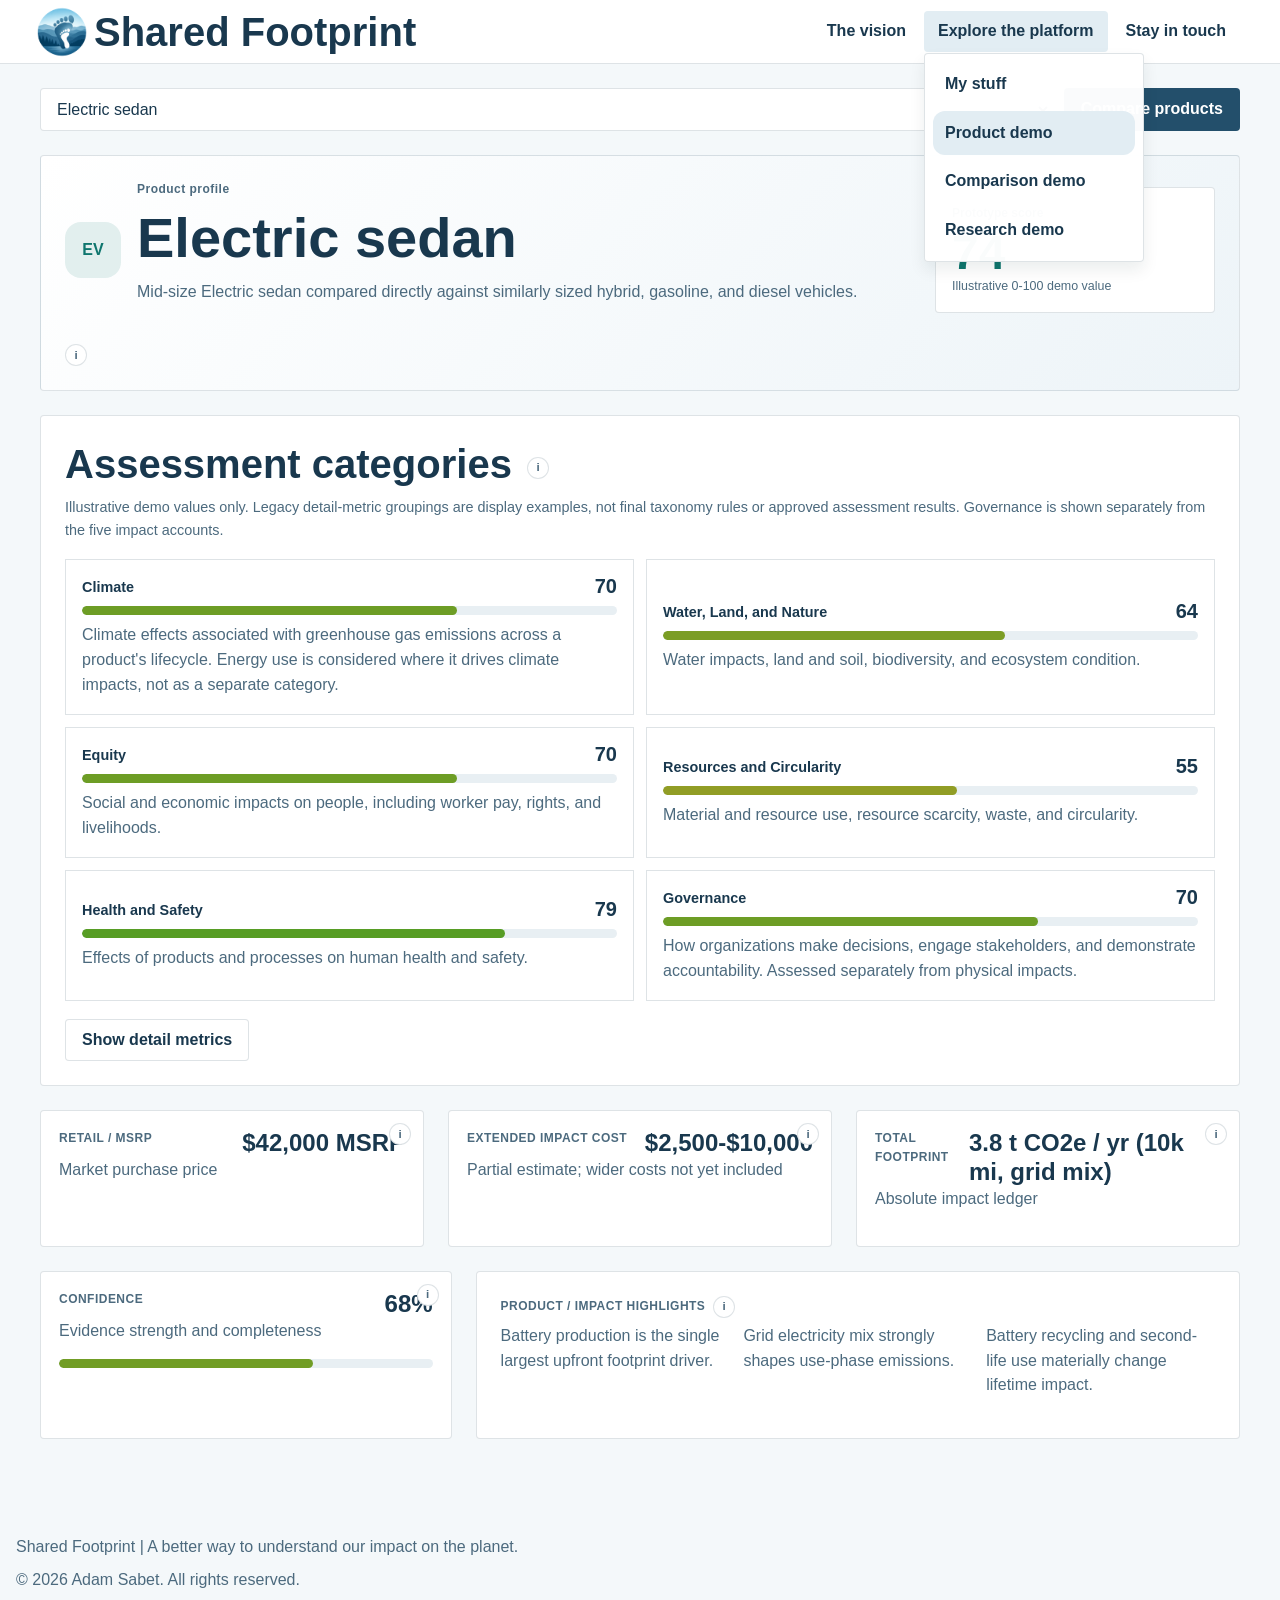
<file: product.html>
<!doctype html>
<html lang="en">
  <head>
    <meta charset="utf-8" />
    <meta name="viewport" content="width=device-width, initial-scale=1" />
    <title>Shared Footprint | Product page</title>
    <link rel="stylesheet" href="assets/css/styles.css" />
  </head>
  <body data-page="product">
    <header class="navbar">
      <a class="brand" href="index.html">
        <img
          class="brand-logo"
          src="assets/images/Shared Footprint Logo v1 image only.png"
          alt=""
        />
        <span>Shared Footprint</span>
      </a>
      <button
        class="mobile-menu"
        type="button"
        aria-expanded="false"
        aria-controls="site-nav"
      >
        Menu
      </button>
      <nav id="site-nav" class="nav-links" aria-label="Primary navigation">
        <a href="index.html" data-nav="about">The vision</a>
        <div class="nav-group">
          <button
            class="nav-dropdown-trigger"
            type="button"
            data-nav="demo"
            aria-expanded="false"
            aria-controls="platform-demo-menu"
          >
            Explore the platform
          </button>
          <div id="platform-demo-menu" class="nav-dropdown">
            <a href="my-stuff.html" data-nav="my-stuff">My stuff</a>
            <a href="product.html" data-nav="product">Product demo</a>
            <a href="comparison.html" data-nav="comparison">Comparison demo</a>
            <a href="research.html" data-nav="research">Research demo</a>
          </div>
        </div>
        <a href="stay-in-touch.html" data-nav="stay-in-touch">Stay in touch</a>
      </nav>
    </header>
    <main class="app-shell product-page-shell">
      <div class="top-controls">
        <select id="product-select" aria-label="Choose product"></select
        ><a class="button contained compare-link" href="comparison.html"
          >Compare products</a
        >
      </div>
      <section id="product-view" class="stack"></section>
    </main>
    <footer class="footer">
      Shared Footprint | A better way to understand our impact on the planet.
      <p class="copyright">© 2026 Adam Sabet. All rights reserved.</p>
    </footer>
    <dialog id="info-dialog" class="info-dialog">
      <button class="dialog-close" type="button" aria-label="Close">x</button>
      <h2 id="dialog-title"></h2>
      <p id="dialog-text"></p>
    </dialog>
    <dialog id="category-dialog" class="info-dialog category-dialog">
      <button class="dialog-close" type="button" aria-label="Close">x</button>
      <p class="caption uppercase">Assessment category</p>
      <h2 id="category-dialog-title"></h2>
      <p id="category-dialog-description"></p>
      <strong id="category-dialog-score" class="category-dialog-score"></strong>
      <p class="caption uppercase">Illustrative detail metrics</p>
      <div id="category-dialog-metrics" class="category-dialog-metrics"></div>
    </dialog>
    <script src="assets/js/app.js"></script>
    <script data-goatcounter="https://adamsabet.goatcounter.com/count" async src="https://gc.zgo.at/count.js"></script>
  </body>
</html>
</file>
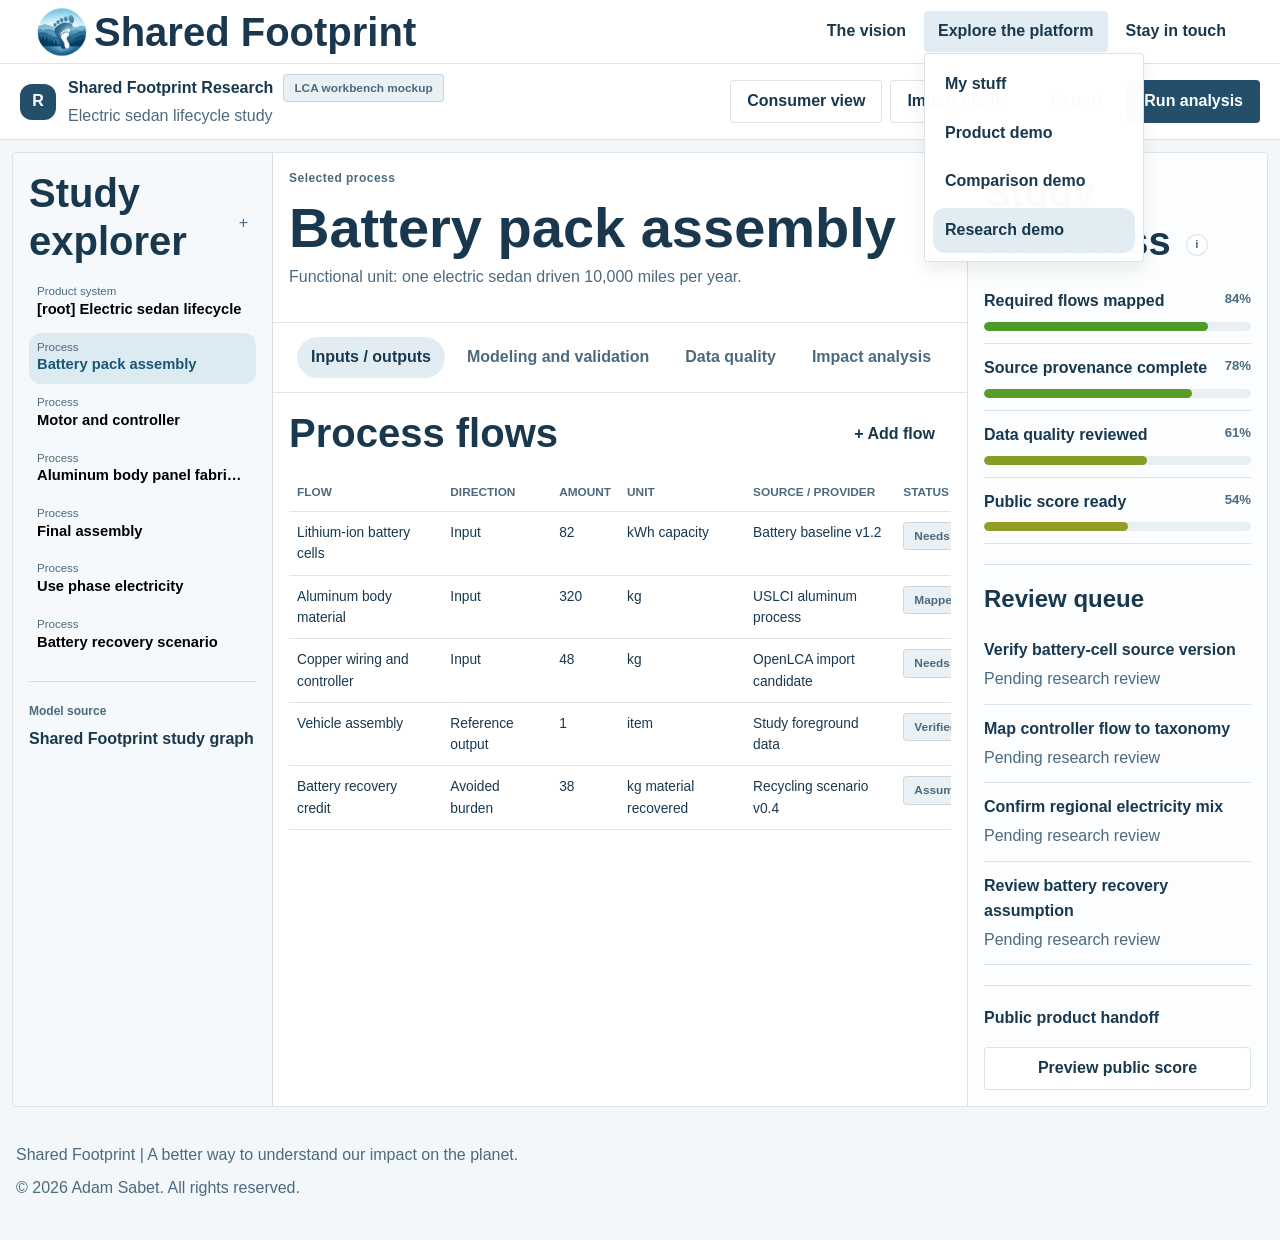
<file: research.html>
<!doctype html>
<html lang="en">
  <head>
    <meta charset="utf-8" />
    <meta name="viewport" content="width=device-width, initial-scale=1" />
    <title>Shared Footprint | Research dashboard</title>
    <link rel="stylesheet" href="assets/css/styles.css" />
  </head>
  <body data-page="research" class="research-body">
    <header class="navbar">
      <a class="brand" href="index.html">
        <img
          class="brand-logo"
          src="assets/images/Shared Footprint Logo v1 image only.png"
          alt=""
        />
        <span>Shared Footprint</span>
      </a>
      <button
        class="mobile-menu"
        type="button"
        aria-expanded="false"
        aria-controls="site-nav"
      >
        Menu
      </button>
      <nav id="site-nav" class="nav-links" aria-label="Primary navigation">
        <a href="index.html" data-nav="about">The vision</a>
        <div class="nav-group">
          <button
            class="nav-dropdown-trigger"
            type="button"
            data-nav="demo"
            aria-expanded="false"
            aria-controls="platform-demo-menu"
          >
            Explore the platform
          </button>
          <div id="platform-demo-menu" class="nav-dropdown">
            <a href="my-stuff.html" data-nav="my-stuff">My stuff</a>
            <a href="product.html" data-nav="product">Product demo</a>
            <a href="comparison.html" data-nav="comparison">Comparison demo</a>
            <a href="research.html" data-nav="research">Research demo</a>
          </div>
        </div>
        <a href="stay-in-touch.html" data-nav="stay-in-touch">Stay in touch</a>
      </nav>
    </header>
    <main class="research-app">
      <header class="research-header">
        <div class="research-brand">
          <span class="research-icon">R</span>
          <div>
            <div>
              <strong>Shared Footprint Research</strong
              ><span class="chip small">LCA workbench mockup</span>
            </div>
            <p>Electric sedan lifecycle study</p>
          </div>
        </div>
        <div class="research-actions">
          <a class="button outlined" href="product.html?product=ev-sedan">Consumer view</a
          ><button class="button outlined">Import model</button
          ><button class="button outlined">Report</button
          ><button class="button contained">Run analysis</button>
        </div>
      </header>
      <section class="research-paper">
        <aside class="research-sidebar">
          <div class="panel-title">
            <h2>Study explorer</h2>
            <button class="icon-button">+</button>
          </div>
          <div id="study-tree"></div>
          <hr />
          <p class="caption">Model source</p>
          <p class="model-source">Shared Footprint study graph</p>
        </aside>
        <section class="research-main">
          <div class="process-header">
            <p class="overline">Selected process</p>
            <h1 id="selected-process">Battery pack assembly</h1>
            <p>
              Functional unit: one electric sedan driven 10,000 miles
              per year.
            </p>
          </div>
          <div id="research-tabs" class="tabs"></div>
          <div id="research-panel" class="research-panel"></div>
        </section>
        <aside class="research-readiness">
          <h2>Study readiness <button class="icon-button info" type="button" data-info="studyReadiness" aria-label="What does this mean?" aria-haspopup="dialog">i</button></h2>
          <div id="readiness-list"></div>
          <hr />
          <h3>Review queue</h3>
          <div id="review-list"></div>
          <hr />
          <p class="handoff">Public product handoff</p>
          <button class="button outlined full">Preview public score</button>
        </aside>
      </section>
    </main>
    <footer class="footer">
      Shared Footprint | A better way to understand our impact on the planet.
      <p class="copyright">© 2026 Adam Sabet. All rights reserved.</p>
    </footer>
    <dialog id="info-dialog" class="info-dialog">
      <button class="dialog-close" type="button" aria-label="Close">x</button>
      <h2 id="dialog-title"></h2>
      <p id="dialog-text"></p>
    </dialog>
    <script src="assets/js/app.js"></script>
    <script data-goatcounter="https://adamsabet.goatcounter.com/count" async src="https://gc.zgo.at/count.js"></script>
  </body>
</html>
</file>
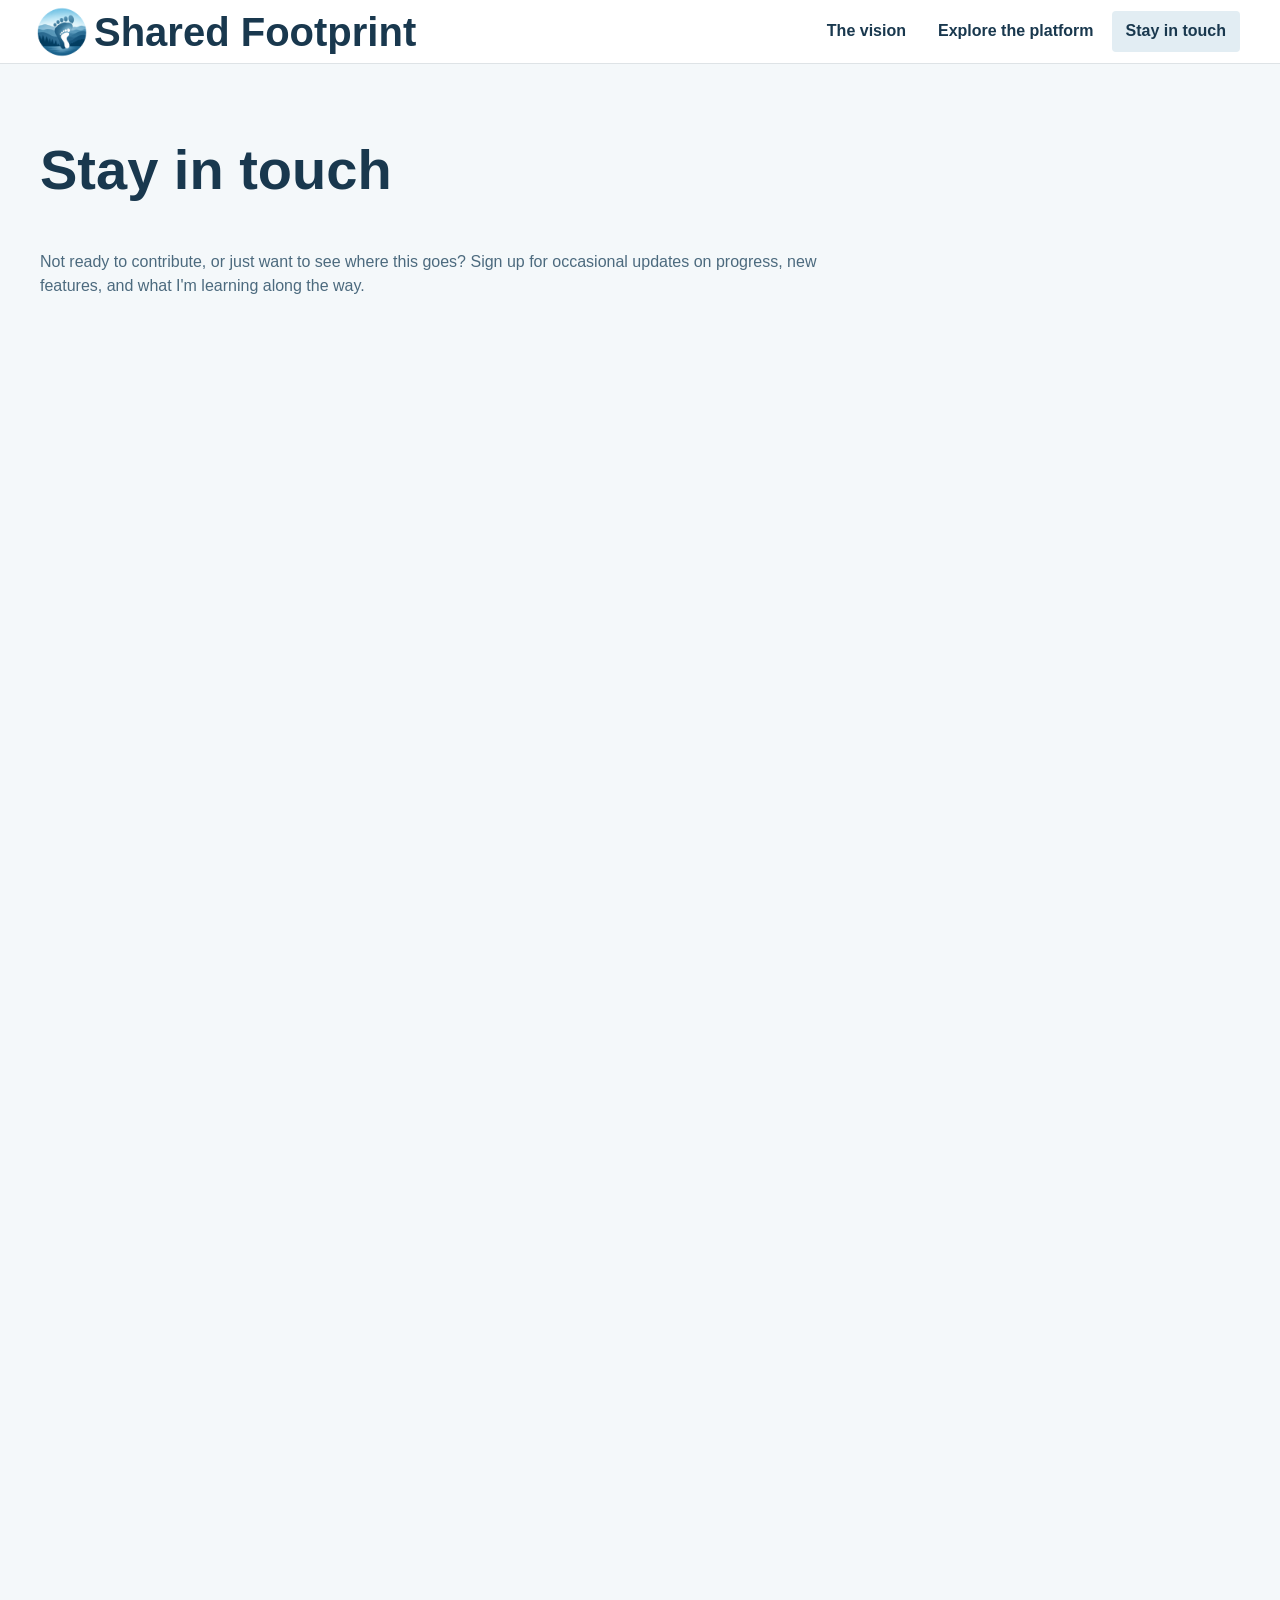
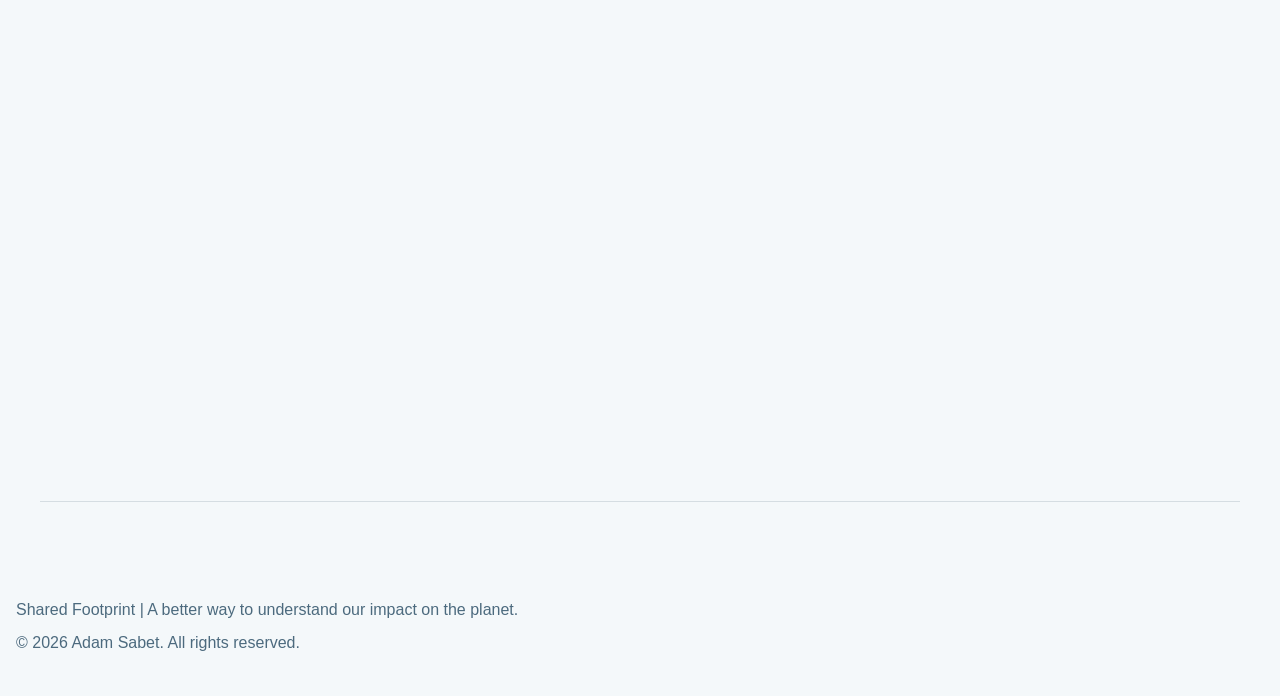
<file: stay-in-touch.html>
<!doctype html>
<html lang="en">
  <head>
    <meta charset="utf-8" />
    <meta name="viewport" content="width=device-width, initial-scale=1" />
    <meta
      name="description"
      content="Sign up for occasional updates about the Shared Footprint project, new features, and progress."
    />
    <title>Shared Footprint | Stay in touch</title>
    <link rel="stylesheet" href="assets/css/styles.css" />
  </head>
  <body data-page="stay-in-touch">
    <header class="navbar">
      <a class="brand" href="index.html">
        <img
          class="brand-logo"
          src="assets/images/Shared Footprint Logo v1 image only.png"
          alt=""
        />
        <span>Shared Footprint</span>
      </a>
      <button
        class="mobile-menu"
        type="button"
        aria-expanded="false"
        aria-controls="site-nav"
      >
        Menu
      </button>
      <nav id="site-nav" class="nav-links" aria-label="Primary navigation">
        <a href="index.html" data-nav="about">The vision</a>
        <div class="nav-group">
          <button
            class="nav-dropdown-trigger"
            type="button"
            data-nav="demo"
            aria-expanded="false"
            aria-controls="platform-demo-menu"
          >
            Explore the platform
          </button>
          <div id="platform-demo-menu" class="nav-dropdown">
            <a href="my-stuff.html" data-nav="my-stuff">My stuff</a>
            <a href="product.html" data-nav="product">Product demo</a>
            <a href="comparison.html" data-nav="comparison">Comparison demo</a>
            <a href="research.html" data-nav="research">Research demo</a>
          </div>
        </div>
        <a href="stay-in-touch.html" data-nav="stay-in-touch">Stay in touch</a>
      </nav>
    </header>

    <main class="app-shell">
      <section id="updates" class="section-block updates-section">
        <div class="section-heading">
          <h1>Stay in touch</h1>
          <p>
            Not ready to contribute, or just want to see where this goes? Sign
            up for occasional updates on progress, new features, and what I'm
            learning along the way.
          </p>
        </div>
        <div class="updates-form">
          <iframe
            src="https://docs.google.com/forms/d/e/1FAIpQLSd2vKIgNCl2qnh5aZ3xaLdp4qp8r8w6XRUr3RieLgrBzZ0UHw/viewform?embedded=true"
            width="640"
            height="1698"
            frameborder="0"
            marginheight="0"
            marginwidth="0"
            loading="lazy"
            title="Sign up for project updates"
            >Loading…</iframe
          >
        </div>
      </section>
    </main>

    <footer class="footer">
      Shared Footprint | A better way to understand our impact on the planet.
      <p class="copyright">© 2026 Adam Sabet. All rights reserved.</p>
    </footer>
    <script src="assets/js/app.js"></script>
    <script data-goatcounter="https://adamsabet.goatcounter.com/count" async src="https://gc.zgo.at/count.js"></script>
  </body>
</html>
</file>
<file: assets/css/styles.css>
:root {
  --ts-font-family: "Segoe UI", sans-serif;
  --ts-font-size-body: 1rem;
  --ts-font-weight-body: 400;
  --ts-line-height-body: 1.55;
  --ts-font-weight-heading: 700;
  --ts-line-height-heading: 1.2;
  --ts-font-size-h1: clamp(2.5rem, 5vw, 3.5rem);
  --ts-font-size-h2: clamp(2rem, 4vw, 2.5rem);
  --ts-font-size-h3: 1.5rem;
  --ts-font-size-h4: 1.25rem;
  --ts-font-size-h5: 1.125rem;
  --ts-font-size-h6: 1rem;
  --ts-ink: #19384e;
  --ts-ink-soft: #4c6a7e;
  --ts-surface: #f4f8fa;
  --ts-surface-strong: #e2edf3;
  --ts-line: rgba(25, 56, 78, 0.14);
  --ts-accent: #a9c8da;
  --ts-accent-hover: #91b7cd;
  --ts-white: #ffffff;
  --ts-shell-max: 1200px;
  --ts-shadow: none;
  --ts-radius-lg: 6px;
  --ts-radius-md: 4px;
}

* { box-sizing: border-box; }
html { scroll-behavior: smooth; }
body { margin: 0; font-family: var(--ts-font-family); font-size: var(--ts-font-size-body); font-weight: var(--ts-font-weight-body); line-height: var(--ts-line-height-body); background: #f4f8fa; color: var(--ts-ink); }
body[data-page="comparison"] { padding-bottom: 28px; }
a { color: inherit; }
button, input, select, textarea { font: inherit; }
.app-shell { width: min(100% - 48px, var(--ts-shell-max)); margin: 0 auto; padding-bottom: 72px; }

.navbar { position: sticky; top: 0; z-index: 20; width: 100%; margin: 0; display: flex; align-items: center; gap: 12px; min-height: 64px; padding: 0 max(24px, calc((100vw - var(--ts-shell-max)) / 2)); border-bottom: 1px solid var(--ts-line); background: rgba(255,255,255,0.96); backdrop-filter: blur(14px); }
.brand { display: flex; align-items: center; gap: 10px; margin-right: auto; color: var(--ts-ink); text-decoration: none; font-size: var(--ts-font-size-h2); font-weight: 900; }
.brand-logo { display: block; width: 44px; height: 44px; border-radius: 50%; background: white; object-fit: cover; transform: scale(1.14); }
.nav-links { display: flex; align-items: center; gap: 4px; }
.nav-links a, .nav-dropdown-trigger, .mobile-menu { border: 0; border-radius: var(--ts-radius-md); background: transparent; padding: 8px 14px; color: var(--ts-ink); text-decoration: none; font-weight: 600; }
.nav-links a.active, .nav-links a:hover, .nav-dropdown-trigger.active, .nav-dropdown-trigger:hover, .mobile-menu:hover { background: var(--ts-surface-strong); }
.nav-group { position: relative; }
.nav-dropdown { position: absolute; top: calc(100% + 1px); left: 0; display: none; min-width: 220px; flex-direction: column; gap: 4px; padding: 8px; border: 1px solid var(--ts-line); border-radius: var(--ts-radius-md); background: rgba(255,255,255,0.98); box-shadow: 0 8px 16px rgba(8, 37, 34, 0.08); }
.nav-group:hover .nav-dropdown, .nav-group:focus-within .nav-dropdown, .nav-group.open .nav-dropdown { display: flex; }
.nav-dropdown a { display: block; border-radius: 12px; padding: 10px 12px; text-decoration: none; }
.nav-dropdown a:hover, .nav-dropdown a.active { background: var(--ts-surface-strong); }
.mobile-menu { display: none; }


.button { display: inline-flex; align-items: center; justify-content: center; min-height: 40px; border-radius: var(--ts-radius-md); padding: 8px 16px; border: 1px solid transparent; text-decoration: none; font-weight: 800; cursor: pointer; white-space: nowrap; }
.button.contained { background: #234f6b; color: white; }
.button.contained.gold { background: var(--ts-accent); color: var(--ts-ink); }
.button.contained:hover { background: #19384e; }
.button.contained.gold:hover { background: var(--ts-accent-hover); }
.button.outlined { border-color: var(--ts-line); background: white; color: var(--ts-ink); }
.button.outlined.light { border-color: rgba(255,255,255,0.65); background: transparent; color: white; }
.button.text { border: 0; background: transparent; color: var(--ts-ink); }
.button.full { width: 100%; }
.button-row, .chip-row { display: flex; flex-wrap: wrap; gap: 12px; align-items: center; }
.chip { display: inline-flex; align-items: center; width: max-content; max-width: 100%; min-height: 26px; border: 1px solid var(--ts-line); border-radius: var(--ts-radius-md); background: #e9f1f5; padding: 4px 10px; color: var(--ts-ink-soft); font-size: 0.82rem; font-weight: 800; }
.chip.small { min-height: 22px; font-size: 0.74rem; }
.chip.action { cursor: pointer; }
.paper-card, .score-tile, .comparison-card, .research-paper { border: 1px solid var(--ts-line); border-radius: var(--ts-radius-md); background: #ffffff; box-shadow: none; }
.paper-card { padding: 24px; }
.paper-card.compact { padding: 20px; border-radius: var(--ts-radius-md); box-shadow: none; }
.caption, .overline { margin: 0 0 6px; color: var(--ts-ink-soft); font-size: 0.75rem; font-weight: 800; }
.uppercase { text-transform: uppercase; letter-spacing: 0.04em; }
.overline { letter-spacing: 0.04em; }
h1, h2, h3, h4, h5, h6, p { margin-top: 0; }
h1, h2, h3, h4, h5, h6 { color: inherit; font-weight: var(--ts-font-weight-heading); line-height: var(--ts-line-height-heading); }
h1 { font-size: var(--ts-font-size-h1); }
h2 { font-size: var(--ts-font-size-h2); }
h3 { font-size: var(--ts-font-size-h3); }
body[data-page="how-it-works"] h3 { margin-bottom: 4px; }
h4 { font-size: var(--ts-font-size-h4); }
h5 { font-size: var(--ts-font-size-h5); }
h6 { font-size: var(--ts-font-size-h6); }
p, li { color: var(--ts-ink-soft); font-size: var(--ts-font-size-body); font-weight: var(--ts-font-weight-body); line-height: var(--ts-line-height-body); }

.home-hero { display: grid; grid-template-columns: minmax(0, 1.35fr) minmax(300px, 0.65fr); gap: 32px; align-items: center; min-height: 620px; margin: 0 calc(50% - 50vw); padding: 58px max(24px, calc((100vw - var(--ts-shell-max)) / 2)); background: #245f7f; color: white; }
.home-hero-text { grid-template-columns: 1fr; min-height: 0; }
.home-hero h1 { max-width: 820px; margin: 18px 0; }
.home-hero .lead { max-width: 820px; margin-bottom: 16px; color: rgba(255,255,255,0.88); }
.home-hero .hero-chip { background: rgba(255,255,255,0.14); color: white; border: 0; }
.why-card { border-left: 1px solid rgba(255,255,255,0.34); padding: 0 0 0 24px; }
.why-card p { color: rgba(255,255,255,0.9); }
.why-card .overline { color: #d3e6f0; }
.hero-visual { display: block; width: 100%; margin-top: 18px; border: 1px solid rgba(255,255,255,0.3); border-radius: var(--ts-radius-md); object-fit: cover; aspect-ratio: 16 / 10; }
.section-block { padding: 72px 0; border-bottom: 1px solid var(--ts-line); }
.section-block.pale { background: #f1f6f9; margin: 0 calc(50% - 50vw); padding-left: calc(50vw - 50%); padding-right: calc(50vw - 50%); }
.section-heading { max-width: 840px; margin: 0 0 32px; text-align: left; }
.mui-grid { display: grid; gap: 24px; }
.mui-grid.three { grid-template-columns: repeat(3, minmax(0, 1fr)); }
.mui-grid.two { grid-template-columns: repeat(2, minmax(0, 1fr)); }
.split-section { display: grid; grid-template-columns: minmax(0, 0.85fr) minmax(0, 1.15fr); gap: 42px; align-items: center; }

.cta-banner { display: flex; justify-content: space-between; align-items: center; gap: 28px; padding: 36px 44px; margin: 40px 0; border-radius: 0; background: #19384e; color: white; border: 1px solid rgba(255,255,255,0.12); }
.cta-banner h2 { margin: 0 0 8px; color: white; }
.cta-banner p { margin: 0; color: rgba(255,255,255,0.85); max-width: 650px; }
.cta-banner-content { flex: 1; }
.cta-banner-actions { flex-shrink: 0; }

.support-band { display: grid; grid-template-columns: 1fr; gap: 32px; align-items: start; padding: 48px; border-radius: 0; background: #19384e; color: white; }
.support-band p, .support-band li { color: rgba(255,255,255,0.82); }
.support-band h3 { margin: 24px 0 12px; color: white; }
.support-milestones { margin: 8px 0 18px; }
.milestone-list { display: grid; gap: 12px; margin-top: 14px; }
.milestone-card { border: 1px solid rgba(255,255,255,0.18); border-radius: var(--ts-radius-md); background: rgba(255,255,255,0.05); padding: 16px; }
.milestone-meta { display: flex; align-items: center; justify-content: space-between; gap: 12px; margin-bottom: 10px; }
.milestone-stage { display: inline-flex; align-items: center; min-height: 28px; border-radius: 999px; background: rgba(169,200,218,0.2); padding: 4px 10px; color: #d3e6f0; font-size: 0.7rem; font-weight: 900; letter-spacing: 0.06em; text-transform: uppercase; }
.milestone-goal { color: white; font-size: 1.1rem; font-weight: 900; }
.milestone-card h4 { margin: 0 0 8px; color: white; }
.milestone-card p { margin: 0; }
.gfm-embed { margin: 18px 0 12px; }
/* Keep the unconfirmed iframe loading without reserving blank space. */
.gfm-embed:not(.is-ready) { height: 0; overflow: hidden; margin: 0; }
#gfm-fallback { margin-bottom: 12px; }
.disclosure { border: 1px solid rgba(255,255,255,0.2); border-radius: var(--ts-radius-md); padding: 14px; }
.support-actions-card { display: grid; gap: 14px; border-radius: var(--ts-radius-md); background: rgba(255,255,255,0.1); padding: 18px; }
.footer { padding: 24px 16px 40px; text-align: left; color: var(--ts-ink-soft); }
.footer .copyright { margin: 8px 0 0; }

/* My Stuff page */
.my-stuff-summary { display: grid; grid-template-columns: minmax(0, 1.3fr) minmax(190px, 0.7fr) minmax(250px, 1fr); gap: 20px; align-items: stretch; }
.my-stuff-summary > * { min-width: 0; }
.footprint-summary { padding: 20px; }
.footprint-summary h2 { margin: 0 0 20px; }
.footprint-benchmark-list { display: grid; gap: 14px; }
.footprint-benchmark-row > div:first-child { display: flex; justify-content: space-between; gap: 12px; font-size: 0.84rem; }
.footprint-benchmark-row > div:first-child span { white-space: nowrap; font-weight: 800; }
.footprint-benchmark-track { height: 12px; margin-top: 6px; overflow: hidden; border-radius: 999px; background: #e8eff3; }
.footprint-benchmark-track span { display: block; height: 100%; border-radius: inherit; }
.benchmark-source { margin: 16px 0 0; font-size: 0.74rem; }
.my-stuff-pie-card { padding: 20px; }
.my-stuff-pie-card h2 { margin: 0 0 16px; }
.my-stuff-pie-layout { display: grid; grid-template-columns: minmax(110px, 0.8fr) minmax(0, 1.2fr); gap: 16px; align-items: center; }
.my-stuff-pie { display: grid; place-items: center; width: min(100%, 150px); aspect-ratio: 1; margin: 0; border-radius: 50%; }
.my-stuff-pie > span { display: grid; place-content: center; width: 54%; height: 54%; border-radius: 50%; background: #ffffff; color: var(--ts-ink); font-size: 1rem; font-weight: 900; text-align: center; }
.my-stuff-pie small { display: block; color: var(--ts-ink-soft); font-size: 0.64rem; font-weight: 700; }
.my-stuff-pie-legend { display: grid; gap: 7px; margin: 0; padding: 0; list-style: none; }
.my-stuff-pie-legend li { display: grid; grid-template-columns: 10px minmax(0, 1fr) auto; align-items: center; gap: 7px; font-size: 0.72rem; }
.pie-swatch { width: 9px; height: 9px; border-radius: 2px; background: var(--pie-color); }
.my-stuff-pie-legend strong { font-size: 0.72rem; }
.category-benchmark-note { margin: 22px 0 0; border-left: 3px solid #c87816; background: #fff6e5; padding: 12px 14px; color: #603d12; font-size: 0.82rem; }
.my-stuff-categories { display: grid; gap: 20px; margin-top: 24px; }
.my-stuff-category { border-left: 3px solid var(--product-color); }
.my-stuff-category-header { display: grid; grid-template-columns: auto minmax(0, 1fr) auto; gap: 16px; align-items: start; margin-bottom: 14px; }
.my-stuff-category-header h2 { margin: 0 0 4px; }
.my-stuff-category-header p { margin: 0; }
.my-stuff-category-figures { text-align: left; white-space: nowrap; }
.my-stuff-category-figures strong { display: block; color: var(--product-color); font-size: 1.3rem; font-weight: 900; }
.my-stuff-category-figures span { display: inline-flex; align-items: center; gap: 2px; color: var(--ts-ink-soft); font-size: 0.78rem; font-weight: 700; }
.my-stuff-percentile-comparisons { display: grid; gap: 12px; max-width: 680px; margin: 18px 0 4px; }
.my-stuff-percentile-row { display: grid; gap: 5px; }
.my-stuff-percentile-label { display: flex; justify-content: space-between; gap: 12px; color: var(--ts-ink-soft); font-size: 0.78rem; }
.my-stuff-percentile-label > span { display: inline-flex; align-items: center; gap: 7px; }
.my-stuff-percentile-label small { border: 1px solid #d8a653; border-radius: 3px; padding: 1px 4px; color: #785117; font-size: 0.58rem; font-weight: 900; }
.my-stuff-percentile-label strong { color: var(--ts-ink); }
.my-stuff-percentile-track { height: 10px; overflow: hidden; border-radius: 999px; background: #e8eff3; }
.my-stuff-percentile-track span { display: block; height: 100%; border-radius: inherit; }
.my-stuff-item-list { display: grid; grid-template-columns: repeat(auto-fit, minmax(220px, 1fr)); gap: 12px; margin: 18px 0 0; padding: 0; list-style: none; }
.my-stuff-item-list li { border-top: 1px solid var(--ts-line); padding-top: 10px; }
.my-stuff-item-list strong { display: block; font-size: 0.9rem; }
.my-stuff-item-list p { margin: 4px 0 0; }
.my-stuff-note { margin-top: 28px; }

@media (max-width: 720px) {
  .my-stuff-summary { grid-template-columns: 1fr; }
  .my-stuff-pie-layout { grid-template-columns: minmax(110px, 0.7fr) minmax(0, 1.3fr); }
  .my-stuff-category-header { grid-template-columns: auto minmax(0, 1fr); }
  .my-stuff-category-figures { grid-column: 1 / -1; text-align: left; }
  .my-stuff-percentile-comparisons { max-width: none; }
}

/* Story-driven homepage sections (fundraising rework) */
.problem-section { text-align: left; }
.problem-grid { max-width: 960px; margin: 0; }
.problem-card { border: 0; box-shadow: none; background: transparent; text-align: left; padding: 0; }
.problem-callout { max-width: 760px; margin: 40px 0 0; text-align: left; }
.problem-callout strong { display: block; margin-top: 8px; font-weight: var(--ts-font-weight-heading); color: inherit; }

.idea-section { background: #ffffff; }
.idea-copy { max-width: 760px; margin: 0 0 40px; text-align: left; }
.lifecycle-flow { display: flex; flex-wrap: wrap; align-items: center; justify-content: flex-start; gap: 6px; margin: 0 0 28px; }
.lifecycle-step { display: inline-flex; align-items: center; min-height: 40px; border: 1px solid var(--ts-line); border-radius: 999px; background: #f1f6f9; padding: 8px 18px; color: var(--ts-ink); font-weight: 800; font-size: 0.92rem; }
.lifecycle-arrow { color: var(--ts-ink-soft); font-weight: 900; }
.dimension-row { justify-content: flex-start; }

.philosophy-section { background: #19384e; color: white; text-align: left; padding: 96px 0; }
.philosophy-section h2 { max-width: 760px; margin: 0 0 28px; color: white; }
.philosophy-quote { max-width: 680px; margin: 0; }
.philosophy-quote p { color: rgba(255,255,255,0.88); }

.prototype-section { text-align: left; }
.prototype-grid { display: grid; grid-template-columns: repeat(3, minmax(0, 1fr)); gap: 20px; margin: 36px 0; text-align: left; }
.screenshot-card img, .screenshot-placeholder { display: block; width: 100%; aspect-ratio: 16 / 10; border: 1px solid var(--ts-line); border-radius: var(--ts-radius-md); object-fit: cover; }
.screenshot-placeholder { display: grid; place-items: center start; background: #edf4f8; color: var(--ts-ink-soft); font-size: 0.85rem; font-weight: 700; text-align: left; padding: 16px; }
.screenshot-card h3 { margin: 14px 0 4px; }

.roadmap-section { background: #f1f6f9; }
.roadmap-steps { display: grid; grid-template-columns: repeat(5, minmax(0, 1fr)); gap: 0; align-items: stretch; margin-top: 36px; }
.roadmap-step { position: relative; display: flex; flex-direction: column; padding: 0 20px; }
.roadmap-step:not(:first-child) { border-left: 1px solid var(--ts-line); }
.roadmap-step .roadmap-index { display: block; margin-bottom: 10px; color: #2f7295; font-weight: 900; font-size: 0.85rem; letter-spacing: 0.04em; }
.roadmap-step h3 { margin-bottom: 8px; }
.roadmap-step ul { margin: 0; padding-left: 18px; color: var(--ts-ink-soft); }
.roadmap-step li { margin-bottom: 4px; }
.roadmap-budget { margin: auto 0 0; padding-top: 16px; border-top: 1px solid var(--ts-line); color: var(--ts-ink); font-weight: 700; }

@media (min-width: 901px) and (max-width: 1100px) {
  .roadmap-steps { grid-template-columns: repeat(6, minmax(0, 1fr)); }
  .roadmap-step { grid-column: span 2; }
  .roadmap-step:nth-child(4) { grid-column: 2 / span 2; border-left: 0; }
  .roadmap-step:nth-child(5) { grid-column: 4 / span 2; }
}

.funding-breakdown { display: grid; gap: 10px; margin: 18px 0 22px; }
.funding-line { display: flex; justify-content: space-between; gap: 16px; border-top: 1px solid rgba(255,255,255,0.16); padding-top: 10px; }
.funding-line strong { color: white; }
.funding-total { display: flex; align-items: baseline; gap: 10px; margin: 4px 0 18px; }
.funding-total .amount { color: #c7dfec; font-size: 2.6rem; font-weight: 900; line-height: 1; }

.story-section { display: grid; grid-template-columns: minmax(260px, 0.85fr) minmax(0, 1.15fr); gap: 42px; align-items: center; }
.story-photo { display: block; width: 100%; max-width: 360px; margin: 0 auto; aspect-ratio: 4 / 5; border-radius: var(--ts-radius-md); object-fit: cover; }
.story-copy h2 { margin-bottom: 18px; }

.vision-section { background: #142f43; color: white; text-align: left; padding: 110px 0; }
.vision-lines { max-width: 620px; margin: 0 0 24px; }
.vision-section p { color: rgba(255,255,255,0.85); }
.vision-lines p { margin-bottom: 10px; }
.vision-section h2 { color: white; max-width: 640px; margin: 0 0 28px; }

.final-cta { text-align: left; padding: 80px 0; }
.final-cta h2 { max-width: 600px; margin: 0 0 16px; }
.final-cta p { max-width: 560px; margin: 0 0 28px; }

.share-section { border-top: 1px solid var(--ts-line); padding: 48px 0 72px; text-align: left; }
.share-section h2 { margin-bottom: 10px; }
.share-section > p { max-width: 560px; margin: 0 0 22px; }
.share-actions { display: flex; flex-wrap: wrap; justify-content: flex-start; gap: 10px; }
.share-actions .button { min-height: 36px; padding: 7px 12px; font-size: 0.82rem; }
.share-status { min-height: 1.4em; margin: 14px 0 0 !important; font-size: 0.82rem; }

.updates-form { max-width: 640px; margin: 0; }
.updates-form iframe { display: block; width: 100%; max-width: 100%; border: 0; }

@media (max-width: 900px) {
  .story-section { grid-template-columns: 1fr; }
  .prototype-grid { grid-template-columns: 1fr; }
  .roadmap-steps { grid-template-columns: 1fr; }
  .roadmap-step { grid-column: auto; }
  .roadmap-step:not(:first-child) { border-left: 0; border-top: 1px solid var(--ts-line); padding-top: 20px; }
}

.search-screen { min-height: calc(100vh - 100px); display: grid; place-items: start; }
.search-home { width: min(100%, 820px); padding: 64px 0; text-align: left; }
.search-home h1 { margin-bottom: 20px; }
.search-home > p { max-width: 720px; margin: 0 0 24px; }
.search-box { display: flex; align-items: center; gap: 10px; min-height: 62px; margin: 0 0 16px; border: 1px solid var(--ts-line); border-radius: 999px; background: #ffffff; box-shadow: var(--ts-shadow); padding: 0 22px; text-align: left; }
.search-icon { color: var(--ts-ink-soft); font-size: 1.5rem; }
.search-box input { width: 100%; border: 0; outline: 0; color: var(--ts-ink); font-size: 1rem; }
.search-results { display: grid; gap: 10px; margin-bottom: 18px; }
.search-result { display: grid; grid-template-columns: auto minmax(0, 1fr) auto; align-items: center; gap: 14px; border: 1px solid var(--ts-line); border-radius: var(--ts-radius-md); background: white; padding: 12px; text-align: left; text-decoration: none; }
.search-result small { display: block; color: var(--ts-ink-soft); }
.search-result b { color: var(--product-color); font-size: 1.4rem; }
.helper-text { margin-top: 18px !important; }

.top-controls { display: flex; gap: 12px; align-items: stretch; padding: 24px 0; }
select { min-height: 40px; border: 1px solid var(--ts-line); border-radius: var(--ts-radius-md); background: white; padding: 8px 12px; color: var(--ts-ink); }
.top-controls select { flex: 1; }
.stack { display: grid; gap: 24px; }
.product-header { display: grid; grid-template-columns: minmax(0, 1fr) 280px; gap: 24px; align-items: center; background: linear-gradient(135deg, #ffffff 0%, #edf4f8 100%); }
.product-title-wrap { display: flex; gap: 16px; align-items: center; }
.product-icon { display: grid; place-items: center; flex: 0 0 auto; width: 56px; height: 56px; border-radius: 16px; background: color-mix(in srgb, var(--product-color) 12%, white); color: var(--product-color); font-weight: 900; }
.product-icon.small { width: 42px; height: 42px; border-radius: 12px; }
.product-header h1 { margin-bottom: 8px; }
.impact-score-card { position: relative; display: grid; justify-items: start; border: 1px solid var(--ts-line); border-radius: var(--ts-radius-md); background: white; padding: 16px; text-align: left; cursor: pointer; }
.impact-score-card:hover, .impact-score-card:focus-visible { border-color: var(--product-color); background: color-mix(in srgb, var(--product-color) 5%, white); outline: none; }
.impact-score-card strong, .big-score { display: block; color: var(--product-color); font-size: 3rem; line-height: 1; font-weight: 900; }
.impact-score-card span { color: var(--ts-ink-soft); font-size: 0.78rem; }
.icon-button { display: inline-grid; place-items: center; width: 30px; height: 30px; border: 0; border-radius: 999px; background: transparent; color: var(--ts-ink-soft); cursor: pointer; }
.icon-button.info { width: 22px; height: 22px; border: 1px solid var(--ts-line); background: #ffffff; font-size: 0.72rem; font-weight: 900; line-height: 1; vertical-align: middle; }
.icon-button.info:hover, .icon-button.info:focus-visible { border-color: var(--ts-ink-soft); background: var(--ts-surface-strong); color: var(--ts-ink); outline: none; }
.comparison-row .icon-button.info, .comparison-section-title .icon-button.info, .tabs .icon-button.info, .metrics-panel h2 .icon-button.info, .highlights .icon-button.info, .research-readiness .icon-button.info { margin-left: 4px; }
.tabs .icon-button.info { align-self: center; margin-left: auto; }
.impact-score-card .info { position: absolute; top: 10px; right: 10px; }
.metrics-panel h2 { margin-bottom: 4px; }
.assessment-category-grid { display: grid; grid-template-columns: repeat(2, minmax(0, 1fr)); gap: 12px; margin-top: 18px; }
.assessment-category { min-height: 126px; border: 1px solid var(--ts-line); background: #ffffff; padding: 16px; text-align: left; color: var(--ts-ink); cursor: pointer; }
.assessment-category:hover, .assessment-category:focus-visible { border-color: var(--product-color); outline: none; }
.assessment-category > div { display: flex; align-items: flex-start; justify-content: space-between; gap: 12px; }
.assessment-category strong { font-size: 0.9rem; }
.assessment-category span { color: var(--product-color); font-size: 1.25rem; font-weight: 900; line-height: 1; }
.assessment-category p { margin: 8px 0 0; }
.category-score-note { margin: 8px 0 0; color: var(--ts-ink-soft); font-size: 0.9rem; }
.comparison-scroll > .category-score-note { margin: 0; padding: 0 24px 14px; border-bottom: 1px solid var(--ts-line); }
.metric-detail-toggle { margin-top: 18px; }
.assessment-detail-groups { margin-top: 18px; border-top: 1px solid var(--ts-line); }
.category-metric-group { padding-top: 16px; }
.category-metric-group + .category-metric-group { margin-top: 16px; border-top: 1px solid var(--ts-line); }
.category-metric-group h3 { margin: 0 0 12px; font-size: 1rem; }
.detailed-metrics { margin-top: 0; padding-top: 0; border-top: 0; }
.category-dialog { max-width: 620px; }
.category-dialog-score { display: block; margin: 14px 0 20px; color: var(--ts-ink); font-size: 2.4rem; line-height: 1; }
.category-dialog-metrics { display: grid; gap: 12px; }
.category-detail { border-top: 1px solid var(--ts-line); padding-top: 12px; }
.category-detail > div { display: flex; justify-content: space-between; gap: 12px; }
.category-detail span { color: var(--ts-ink-soft); font-weight: 900; }
.metric-grid { display: grid; grid-template-columns: repeat(3, minmax(0, 1fr)); gap: 14px; }
.metric-mini > div, .score-tile > div:first-child, .readiness-row > div, .research-metric > div { display: flex; justify-content: space-between; gap: 12px; }
.metric-mini strong { font-size: 0.78rem; }
.metric-mini span, .readiness-row span, .research-metric span { color: var(--ts-ink-soft); font-size: 0.82rem; font-weight: 800; }
.linear { height: 9px; margin-top: 8px; overflow: hidden; border-radius: 999px; background: #e8eff3; }
.linear span { display: block; height: 100%; border-radius: inherit; }
.score-tile { position: relative; min-height: 124px; padding: 18px; box-shadow: none; }
.score-tile[data-info] { cursor: pointer; }
.score-tile[data-info]:hover { border-color: var(--ts-ink-soft); background: #f6f9fb; }
.score-tile h3 { margin: 0; }
.score-tile .info { position: absolute; top: 12px; right: 12px; }
.product-lower-grid { display: grid; grid-template-columns: minmax(280px, 0.35fr) minmax(0, 0.65fr); gap: 24px; }
.highlights div { display: grid; grid-template-columns: repeat(3, minmax(0, 1fr)); gap: 14px; }
.info-dialog { max-width: 560px; width: calc(100% - 32px); border: 0; border-radius: var(--ts-radius-md); padding: 24px; box-shadow: var(--ts-shadow); }
.info-dialog::backdrop { background: rgba(16, 42, 38, 0.35); }
.dialog-close { float: right; border: 0; background: transparent; font-size: 1.4rem; cursor: pointer; }

.comparison-title { display: flex; justify-content: space-between; gap: 20px; align-items: end; padding: 26px 0 14px; }
.comparison-title h1 { margin-bottom: 8px; }
.comparison-title p { max-width: 860px; }
.lifecycle-explainer-trigger { flex-shrink: 0; }
.lifecycle-dialog { max-width: 660px; }
.lifecycle-modal-grid { display: grid; grid-template-columns: repeat(2, minmax(0, 1fr)); gap: 12px; margin: 20px 0; }
.lifecycle-modal-grid article { display: flex; gap: 12px; border: 1px solid var(--ts-line); border-radius: var(--ts-radius-md); padding: 14px; background: #f6f9fb; }
.lifecycle-modal-grid span { display: grid; place-items: center; flex: 0 0 auto; width: 28px; height: 28px; border-radius: 50%; background: var(--ts-surface-strong); color: var(--ts-ink); font-weight: 900; }
.lifecycle-modal-grid strong { display: block; margin-bottom: 4px; }
.lifecycle-modal-grid p, .lifecycle-score-note p { margin: 0; }
.lifecycle-score-note { margin-bottom: 18px; border: 1px solid var(--ts-line); border-radius: var(--ts-radius-md); padding: 14px; }
.comparison-card { overflow: hidden; }
.category-switch { display: flex; gap: 8px; padding: 16px 24px 0; }
.category-switch .tab { border: 1px solid var(--ts-line); }
.comparison-scroll { overflow-x: auto; }
.sticky-x-scroll { display: none; position: fixed; left: max(16px, calc((100vw - var(--ts-shell-max)) / 2 + 16px)); right: max(16px, calc((100vw - var(--ts-shell-max)) / 2 + 16px)); bottom: 0; z-index: 30; height: 24px; overflow-x: auto; overflow-y: hidden; border: 1px solid var(--ts-line); border-bottom: 0; border-radius: var(--ts-radius-md) var(--ts-radius-md) 0 0; background: rgba(255, 255, 255, 0.96); box-shadow: 0 -10px 28px rgba(8, 37, 34, 0.1); }
.sticky-x-scroll.is-visible { display: block; }
.sticky-x-scroll-spacer { height: 1px; }
.comparison-columns, .comparison-row { display: grid; grid-template-columns: 190px repeat(var(--compare-columns), minmax(180px, 1fr)); gap: 16px; align-items: stretch; min-width: calc(190px + (var(--compare-columns) * 196px) + 48px); padding: 20px 24px; }
.compare-product-card, .add-card { border: 1px solid var(--ts-line); border-radius: var(--ts-radius-md); background: white; padding: 16px; }
.compare-product-card { display: flex; gap: 14px; align-items: center; }
.compare-product-card.winner { border: 2px solid var(--product-color); }
.compare-product-card h2 { margin: 0; }
.compare-product-card p { margin: 4px 0 0; }
.add-card { display: grid; gap: 10px; justify-items: start; text-align: left; border-style: dashed; background: #fbfdfe; }
.add-circle { display: grid; place-items: center; width: 54px; height: 54px; border-radius: 50%; background: #e9f1f5; color: #5a768a; font-size: 2rem; }
.text-button { border: 0; background: transparent; color: var(--ts-ink-soft); padding: 6px 0 0; cursor: pointer; }
.comparison-section-title { margin: 0; padding: 18px 24px; border-top: 1px solid var(--ts-line); border-bottom: 1px solid var(--ts-line); background: #f6f9fb; }
.category-section-title { display: flex; align-items: center; justify-content: space-between; gap: 16px; }
.category-section-title h2 { margin: 0; }
.category-section-title .button.text { min-height: auto; padding: 2px 0; color: var(--ts-ink-soft); font-size: 0.8rem; font-weight: 800; }
.comparison-row { padding-top: 14px; padding-bottom: 14px; border-bottom: 1px solid var(--ts-line); }
.comparison-row > div:first-child strong { font-size: 0.95rem; }
.comparison-row p { margin: 0; }
.comparison-row.assessment-category-summary-row { cursor: pointer; }
.comparison-row.assessment-category-summary-row:hover { background: #edf4f8; }
.comparison-row.assessment-category-summary-row:focus-visible { outline: 2px solid var(--ts-ink-soft); outline-offset: -2px; }
.comparison-row.assessment-category-summary-row .bar-cell span { color: var(--ts-ink); font-size: 1.2rem; font-weight: 900; }
.comparison-row.assessment-category-summary-row .linear { height: 12px; }
.comparison-row.assessment-category-detail-row { background: #f6f9fb; }
.comparison-row.assessment-category-detail-row > div:first-child { padding-left: 20px; border-left: 2px solid var(--ts-surface-strong); }
.comparison-row.assessment-category-detail-row > div:first-child strong { font-size: 0.86rem; }
.comparison-row.assessment-category-detail-row .linear span { opacity: 0.5; }
.bar-cell { display: flex; align-items: center; gap: 10px; }
.bar-cell .linear { flex: 1; margin-top: 0; }
.tabs { display: flex; gap: 8px; overflow-x: auto; padding: 14px 24px; border-bottom: 1px solid var(--ts-line); }
.tab { border: 0; border-radius: 999px; background: transparent; padding: 8px 14px; color: var(--ts-ink-soft); font-weight: 800; cursor: pointer; white-space: nowrap; }
.tab.active, .tab:hover { background: var(--ts-surface-strong); color: var(--ts-ink); }
.comparison-detail { padding-bottom: 12px; }
.research-link { margin: 20px 24px; }

.research-body { background: #f3f7f9; }
.research-app { min-height: 100vh; display: flex; flex-direction: column; }
.research-header { display: flex; justify-content: space-between; align-items: center; gap: 16px; padding: 10px 20px; border-bottom: 1px solid var(--ts-line); background: white; }
.research-brand { display: flex; align-items: center; gap: 12px; }
.research-brand > div > div { display: flex; gap: 10px; align-items: center; flex-wrap: wrap; }
.research-brand p { margin: 2px 0 0; }
.research-icon { display: grid; place-items: center; width: 36px; height: 36px; border-radius: 12px; background: #234f6b; color: white; font-weight: 900; }
.research-actions { display: flex; flex-wrap: wrap; gap: 8px; }
.research-paper { display: grid; grid-template-columns: 260px minmax(0, 1fr) 300px; flex: 1; min-height: 660px; margin: 12px; overflow: hidden; box-shadow: none; }
.research-sidebar, .research-readiness { padding: 16px; background: #f6f9fb; }
.research-sidebar { border-right: 1px solid var(--ts-line); }
.research-readiness { border-left: 1px solid var(--ts-line); background: #fbfdfe; }
.panel-title { display: flex; justify-content: space-between; align-items: center; }
.panel-title h2, .research-readiness h2, .research-readiness h3 { margin: 0 0 12px; }
.study-node { display: block; width: 100%; margin-bottom: 4px; border: 0; border-radius: 12px; background: transparent; padding: 8px; text-align: left; cursor: pointer; }
.study-node.active { background: #dceaf2; color: #1a5675; }
.study-node span { display: block; color: var(--ts-ink-soft); font-size: 0.72rem; line-height: 1.1; }
.study-node strong { display: block; overflow: hidden; text-overflow: ellipsis; white-space: nowrap; font-size: 0.92rem; }
.model-source, .handoff { color: var(--ts-ink); font-weight: 800; }
.research-main { min-width: 0; background: white; }
.process-header { padding: 16px; border-bottom: 1px solid var(--ts-line); }
.process-header h1 { margin-bottom: 4px; }
.research-panel { padding: 16px; }
.panel-toolbar { display: flex; justify-content: space-between; gap: 12px; align-items: center; margin-bottom: 12px; }
.panel-toolbar h2 { margin: 0 0 4px; }
.table-wrap { overflow-x: auto; }
table { width: 100%; min-width: 720px; border-collapse: collapse; }
th, td { padding: 10px 8px; border-bottom: 1px solid var(--ts-line); text-align: left; vertical-align: top; font-size: 0.86rem; }
th { color: var(--ts-ink-soft); font-size: 0.74rem; font-weight: 800; text-transform: uppercase; }
.padded { padding: 16px; }
.research-metric, .readiness-row, .review-item { border-bottom: 1px solid var(--ts-line); padding: 12px 0; }
.research-metric p, .review-item p { margin: 4px 0 0; }
hr { border: 0; border-top: 1px solid var(--ts-line); margin: 20px 0; }

@media (max-width: 1020px) {
  .home-hero, .split-section, .support-band, .product-header, .product-lower-grid, .research-paper, .cta-banner { grid-template-columns: 1fr; }
  .cta-banner { flex-direction: column; align-items: flex-start; }
  .mui-grid.three, .mui-grid.two, .metric-grid, .highlights div { grid-template-columns: repeat(2, minmax(0, 1fr)); }
  .research-sidebar, .research-readiness { border: 0; border-bottom: 1px solid var(--ts-line); }
}

@media (max-width: 1020px) {
  .navbar { align-items: flex-start; flex-wrap: wrap; padding: 12px; }
  .mobile-menu { display: inline-flex; }
  .nav-links { display: none; width: 100%; flex-direction: column; align-items: stretch; }
  .nav-links.open { display: flex; }
  .nav-links a { border-radius: var(--ts-radius-md); }
  .home-hero { min-height: 0; padding: 28px; }
  .mui-grid.three, .mui-grid.two, .metric-grid, .assessment-category-grid, .highlights div, .score-tile > div:first-child { grid-template-columns: 1fr; }
  .top-controls, .research-header, .research-actions { flex-direction: column; align-items: stretch; }
  .comparison-title { align-items: stretch; flex-direction: column; }
  .lifecycle-modal-grid { grid-template-columns: 1fr; }
  .compare-link { width: 100%; }
}
</file>
